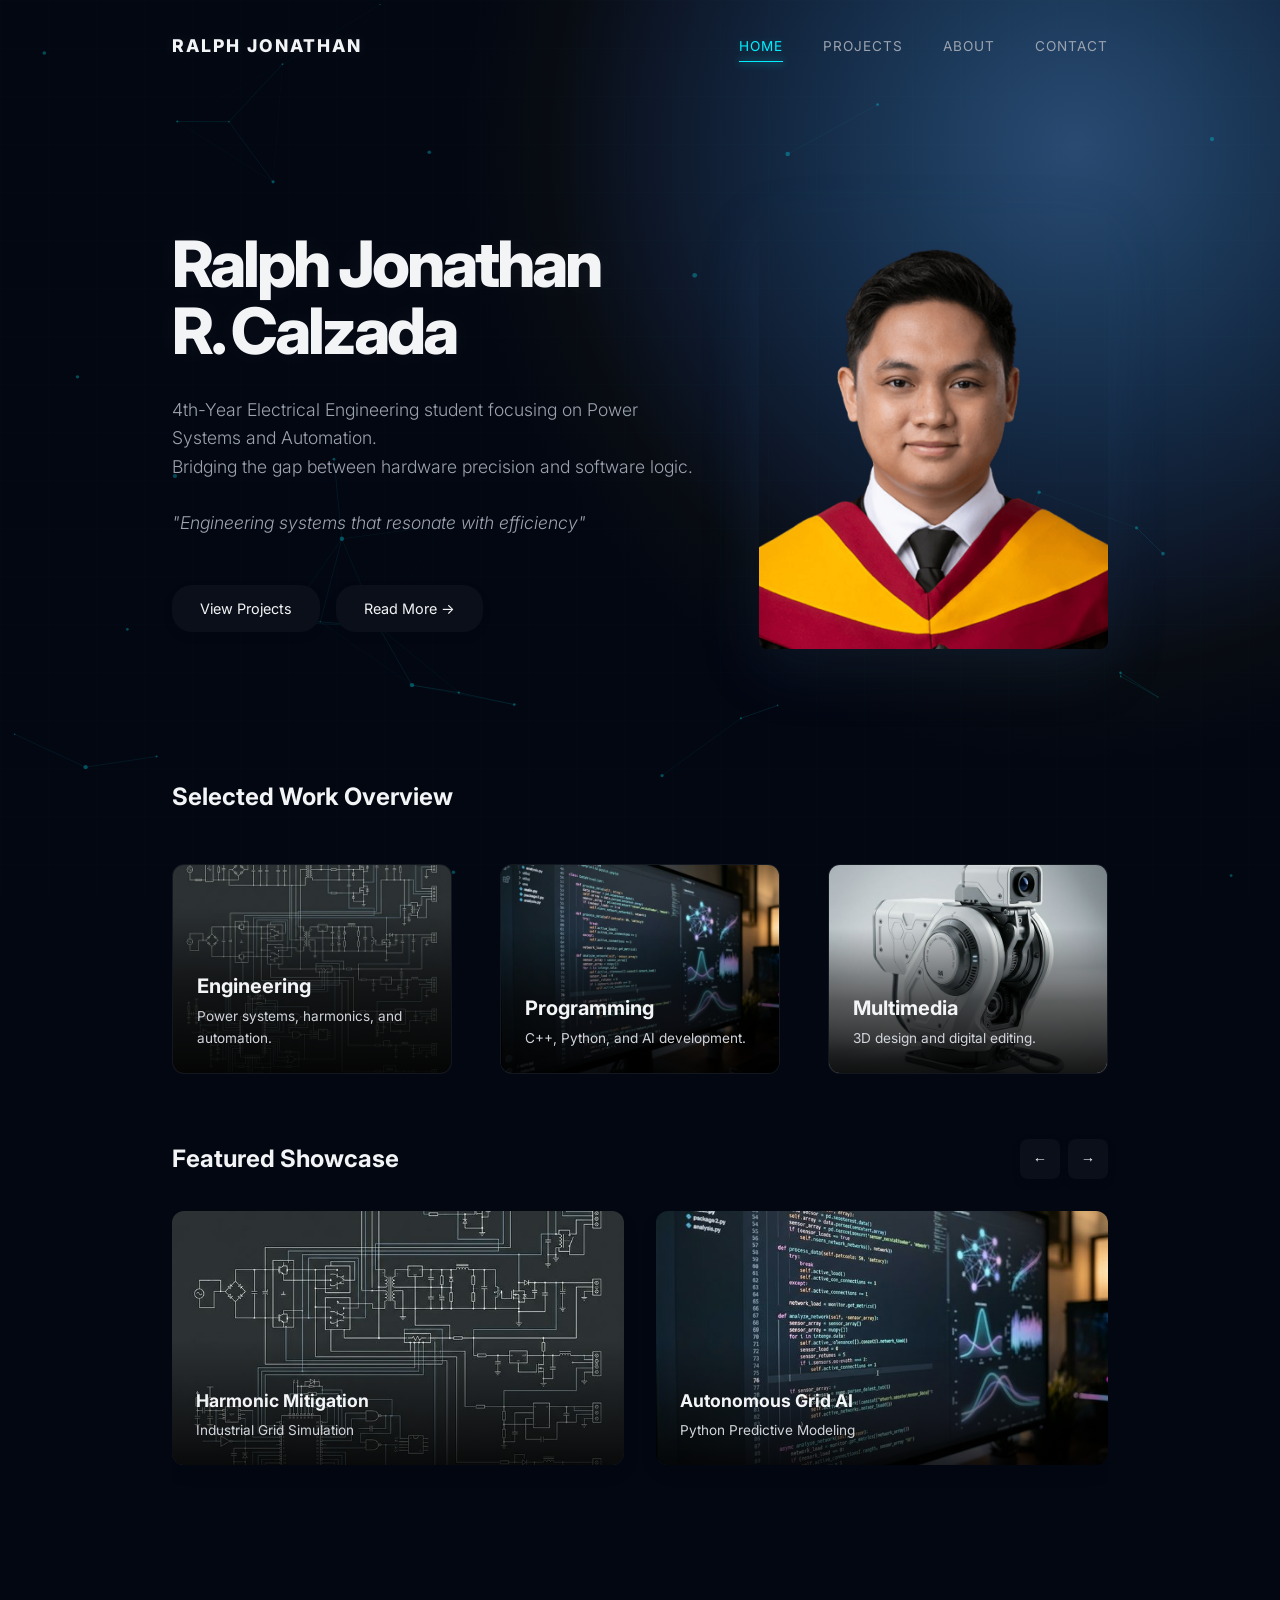
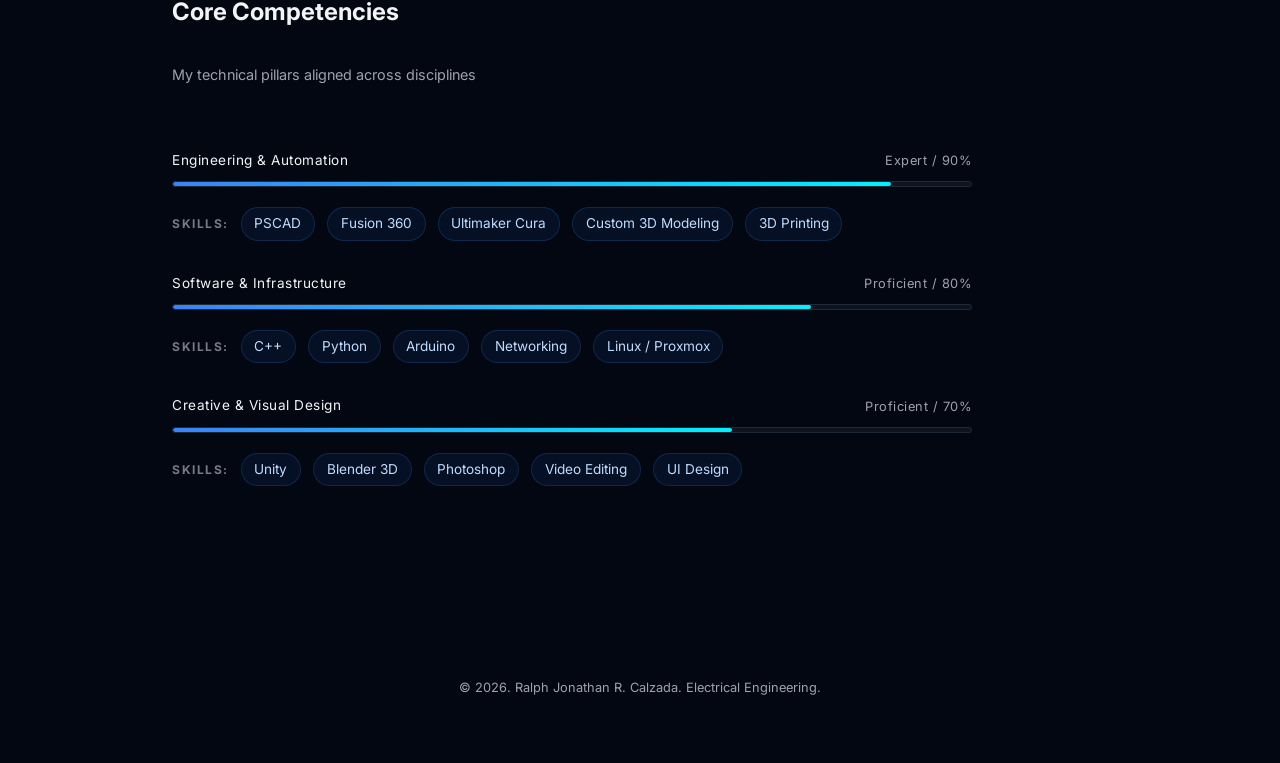
<file: index.html>
<!DOCTYPE html>
<html lang="en">
<head>
  <meta charset="UTF-8">
  <meta name="viewport" content="width=device-width, initial-scale=1.0">
  <title>Ralph Jonathan R. Calzada | Electrical Engineering</title>
  <link rel="stylesheet" href="style.css">
</head>
<body>
  <canvas id="bg-canvas"></canvas>

  <nav>
    <div class="container">
      <a href="index.html" class="logo">RALPH JONATHAN</a>
      <button class="nav-toggle" aria-label="Toggle Navigation">
        <span class="bar"></span>
        <span class="bar"></span>
        <span class="bar"></span>
      </button>
      <ul>
        <li><a href="index.html" class="active">Home</a></li>
        <li><a href="projects.html">Projects</a></li>
        <li><a href="about.html">About</a></li>
        <li><a href="contact.html">Contact</a></li>
      </ul>
    </div>
  </nav>

  <main class="container hero fade-in-section">
    <div class="hero-wrapper">
      <div class="hero-text">
        <h1>Ralph Jonathan<br>R. Calzada</h1>
        <p class="sub-headline">
          4th-Year Electrical Engineering student focusing on Power Systems and Automation. <br>
          Bridging the gap between hardware precision and software logic.
          <br><br>
          <span style="font-style: italic;">"Engineering systems that resonate with efficiency"</span>
        </p>
        <div class="hero-btns" style="display: flex; gap: 1rem;">
          <a href="projects.html" class="btn">View Projects</a>
          <a href="about.html" class="btn" style="border-color: transparent;">Read More &rarr;</a>
        </div>
      </div>
      <div class="hero-image-container">
        <img src="homepage_images/profile.png" alt="Profile Template" style="width: 100%; max-width: 350px; border-radius: 8px; border: transparent; object-fit: cover; aspect-ratio: 4/5; box-shadow: 0 20px 40px rgba(0,0,0,0.1); background-color: transparent;">
      </div>
    </div>
  </main>

  <section class="container fade-in-section" style="padding-top: 2rem;">
    <h2 style="font-size: 1.5rem; margin-bottom: 2rem;">Selected Work Overview</h2>
    <div class="grid">
      <a href="projects/harmonic-mitigation/index.html" class="card">
        <img src="homepage_images/engineering_blueprint_1774338175058.png" alt="Engineering project mock">
        <div class="card-caption">
          <h3>Engineering</h3>
          <p class="card-subtitle">Power systems, harmonics, and automation.</p>
          <div class="card-details">
            In-depth simulations of industrial power grids using PSCAD to identify and mitigate harmonic resonance issues.
          </div>
        </div>
      </a>
      <a href="projects/autonomous-grid-ai/index.html" class="card">
        <img src="homepage_images/programming_code_1774338200295.png" alt="Programming codebase mock">
        <div class="card-caption">
          <h3>Programming</h3>
          <p class="card-subtitle">C++, Python, and AI development.</p>
          <div class="card-details">
            Developing real-time predictive models in Python/C++ for load demand forecasting and automated relay optimization.
          </div>
        </div>
      </a>
      <a href="projects/3d-automation-rig/index.html" class="card">
        <img src="homepage_images/multimedia_render_1774338223050.png" alt="Multimedia 3D render mock">
        <div class="card-caption">
          <h3>Multimedia</h3>
          <p class="card-subtitle">3D design and digital editing.</p>
          <div class="card-details">
            Designing high-fidelity 3D models and custom PCB housings using AutoCAD for precise industrial instrumentation.
          </div>
        </div>
      </a>
    </div>
  </section>

  <!-- Featured Projects Carousel -->
  <section class="container fade-in-section" style="padding-top: 4rem;">
    <div style="display: flex; justify-content: space-between; align-items: center; margin-bottom: 2rem;">
      <h2 style="font-size: 1.5rem;">Featured Showcase</h2>
      <div style="display: flex; gap: 0.5rem;">
        <button id="carousel-left" class="btn" style="width: 40px; height: 40px; padding: 0; display: flex; justify-content: center; align-items: center; border-radius: 8px;">&larr;</button>
        <button id="carousel-right" class="btn" style="width: 40px; height: 40px; padding: 0; display: flex; justify-content: center; align-items: center; border-radius: 8px;">&rarr;</button>
      </div>
    </div>
    
    <div class="carousel-container">
      <div class="carousel-track" id="project-carousel">
        <a href="projects/harmonic-mitigation/index.html" class="carousel-item">
          <img src="homepage_images/engineering_blueprint_1774338175058.png" alt="Harmonic Mitigation">
          <div class="carousel-caption">
            <h3>Harmonic Mitigation</h3>
            <p>Industrial Grid Simulation</p>
          </div>
        </a>
        <a href="projects/autonomous-grid-ai/index.html" class="carousel-item">
          <img src="homepage_images/programming_code_1774338200295.png" alt="Autonomous Grid AI">
          <div class="carousel-caption">
            <h3>Autonomous Grid AI</h3>
            <p>Python Predictive Modeling</p>
          </div>
        </a>
        <a href="projects/3d-automation-rig/index.html" class="carousel-item">
          <img src="homepage_images/multimedia_render_1774338223050.png" alt="3D Automation Rig">
          <div class="carousel-caption">
            <h3>3D Automation Rig</h3>
            <p>Custom Sensor Housing</p>
          </div>
        </a>
        <a href="projects/engineering/inverted-pendulum/index.html" class="carousel-item">
          <img src="projects/engineering/inverted-pendulum/images/inverted_pendulum_3.png" alt="Inverted Pendulum">
          <div class="carousel-caption">
            <h3>Inverted Pendulum</h3>
            <p>SASS PID Balancing</p>
          </div>
        </a>
        <a href="projects/engineering/2-wheel-balancing-robot/index.html" class="carousel-item">
          <img src="projects/engineering/2-wheel-balancing-robot/images/rc-and-code.jpeg" alt="2 Wheel Balancing Robot">
          <div class="carousel-caption">
            <h3>2 Wheel Balancing Robot</h3>
            <p>Custom C++ Balancing</p>
          </div>
        </a>
        <!-- Add more items here later -->
        <a href="projects.html" class="carousel-item" style="display: flex; justify-content: center; align-items: center; background: var(--border-color); color: var(--text-main);">
          <div style="font-weight: 500;">View All Projects &rarr;</div>
        </a>
      </div>
    </div>
  </section>

  <section class="container fade-in-section" style="padding-top: 6rem; padding-bottom: 4rem;">
    <h2 style="font-size: 1.5rem; margin-bottom: 2rem;">Core Competencies</h2>
    <div class="skills-wrapper fade-in-section" id="skills-section">
      <p style="color: var(--text-dim); margin-bottom: 2rem; font-size: 0.9rem;">My technical pillars aligned across disciplines</p>
      
      <!-- Skill 1: Engineering & Automation -->
      <div class="skill-item">
        <div class="skill-label">
          <span>Engineering & Automation</span>
          <span style="color: var(--text-dim); font-size: 0.8rem;">Expert / 90%</span>
        </div>
        <div class="skill-bar-bg">
          <div class="skill-bar-fill" data-width="90%"></div>
        </div>
        <div style="margin-top: 1.25rem; display: flex; align-items: center; gap: 0.75rem; flex-wrap: wrap;">
          <span style="font-size: 0.75rem; font-weight: 700; color: var(--text-dim); text-transform: uppercase; letter-spacing: 1.5px; opacity: 0.75;">Skills:</span>
          <a href="filter.html?tag=PSCAD" class="chip chip-software">PSCAD</a>
          <a href="filter.html?tag=Fusion%20360" class="chip chip-software">Fusion 360</a>
          <a href="filter.html?tag=Ultimaker%20Cura" class="chip chip-software">Ultimaker Cura</a>
          <a href="filter.html?tag=Custom%203D%20Modeling" class="chip chip-software">Custom 3D Modeling</a>
          <a href="filter.html?tag=3D%20Printing" class="chip chip-software">3D Printing</a>
        </div>
      </div>
      
      <!-- Skill 2: Software & Infrastructure -->
      <div class="skill-item">
        <div class="skill-label">
          <span>Software & Infrastructure</span>
          <span style="color: var(--text-dim); font-size: 0.8rem;">Proficient / 80%</span>
        </div>
        <div class="skill-bar-bg">
          <div class="skill-bar-fill" data-width="80%"></div>
        </div>
        <div style="margin-top: 1.25rem; display: flex; align-items: center; gap: 0.75rem; flex-wrap: wrap;">
          <span style="font-size: 0.75rem; font-weight: 700; color: var(--text-dim); text-transform: uppercase; letter-spacing: 1.5px; opacity: 0.75;">Skills:</span>
          <a href="filter.html?tag=C%2B%2B" class="chip chip-software">C++</a>
          <a href="filter.html?tag=Python" class="chip chip-software">Python</a>
          <a href="filter.html?tag=Arduino" class="chip chip-software">Arduino</a>
          <a href="filter.html?tag=Networking" class="chip chip-software">Networking</a>
          <a href="filter.html?tag=Linux%20%2F%20Proxmox" class="chip chip-software">Linux / Proxmox</a>
        </div>
      </div>
      
      <!-- Skill 3: Creative & Visual Design -->
      <div class="skill-item">
        <div class="skill-label">
          <span>Creative & Visual Design</span>
          <span style="color: var(--text-dim); font-size: 0.8rem;">Proficient / 70%</span>
        </div>
        <div class="skill-bar-bg">
          <div class="skill-bar-fill" data-width="70%"></div>
        </div>
        <div style="margin-top: 1.25rem; display: flex; align-items: center; gap: 0.75rem; flex-wrap: wrap;">
          <span style="font-size: 0.75rem; font-weight: 700; color: var(--text-dim); text-transform: uppercase; letter-spacing: 1.5px; opacity: 0.75;">Skills:</span>
          <a href="filter.html?tag=Unity" class="chip chip-software">Unity</a>
          <a href="filter.html?tag=Blender%203D" class="chip chip-software">Blender 3D</a>
          <a href="filter.html?tag=Photoshop" class="chip chip-software">Photoshop</a>
          <a href="filter.html?tag=Video%20Editing" class="chip chip-software">Video Editing</a>
          <a href="filter.html?tag=UI%20Design" class="chip chip-software">UI Design</a>
        </div>
      </div>

      <!-- Chips removed and migrated to individual skills -->
    </div>
  </section>

  <footer>
    <div class="container">
      <p>&copy; 2026. Ralph Jonathan R. Calzada. Electrical Engineering.</p>
    </div>
  </footer>

  <script src="main.js"></script>
</body>
</html>
</file>
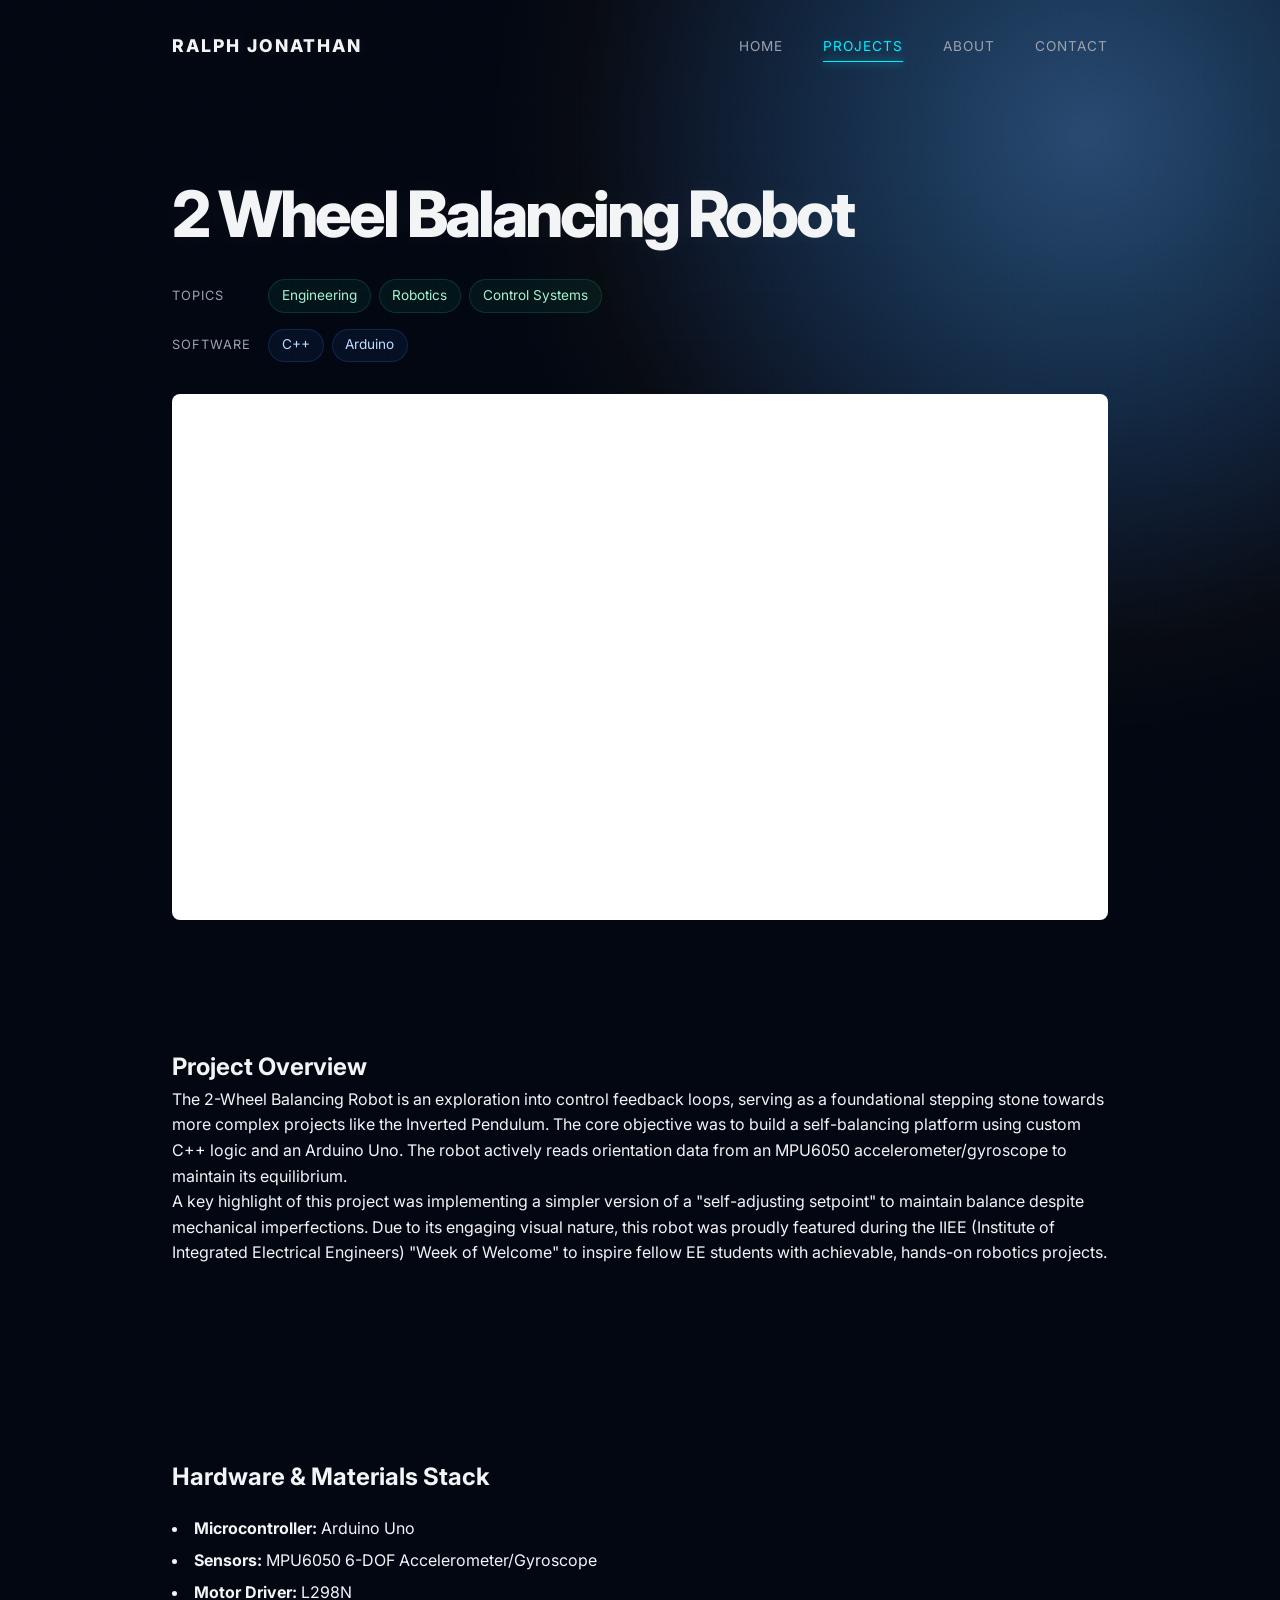
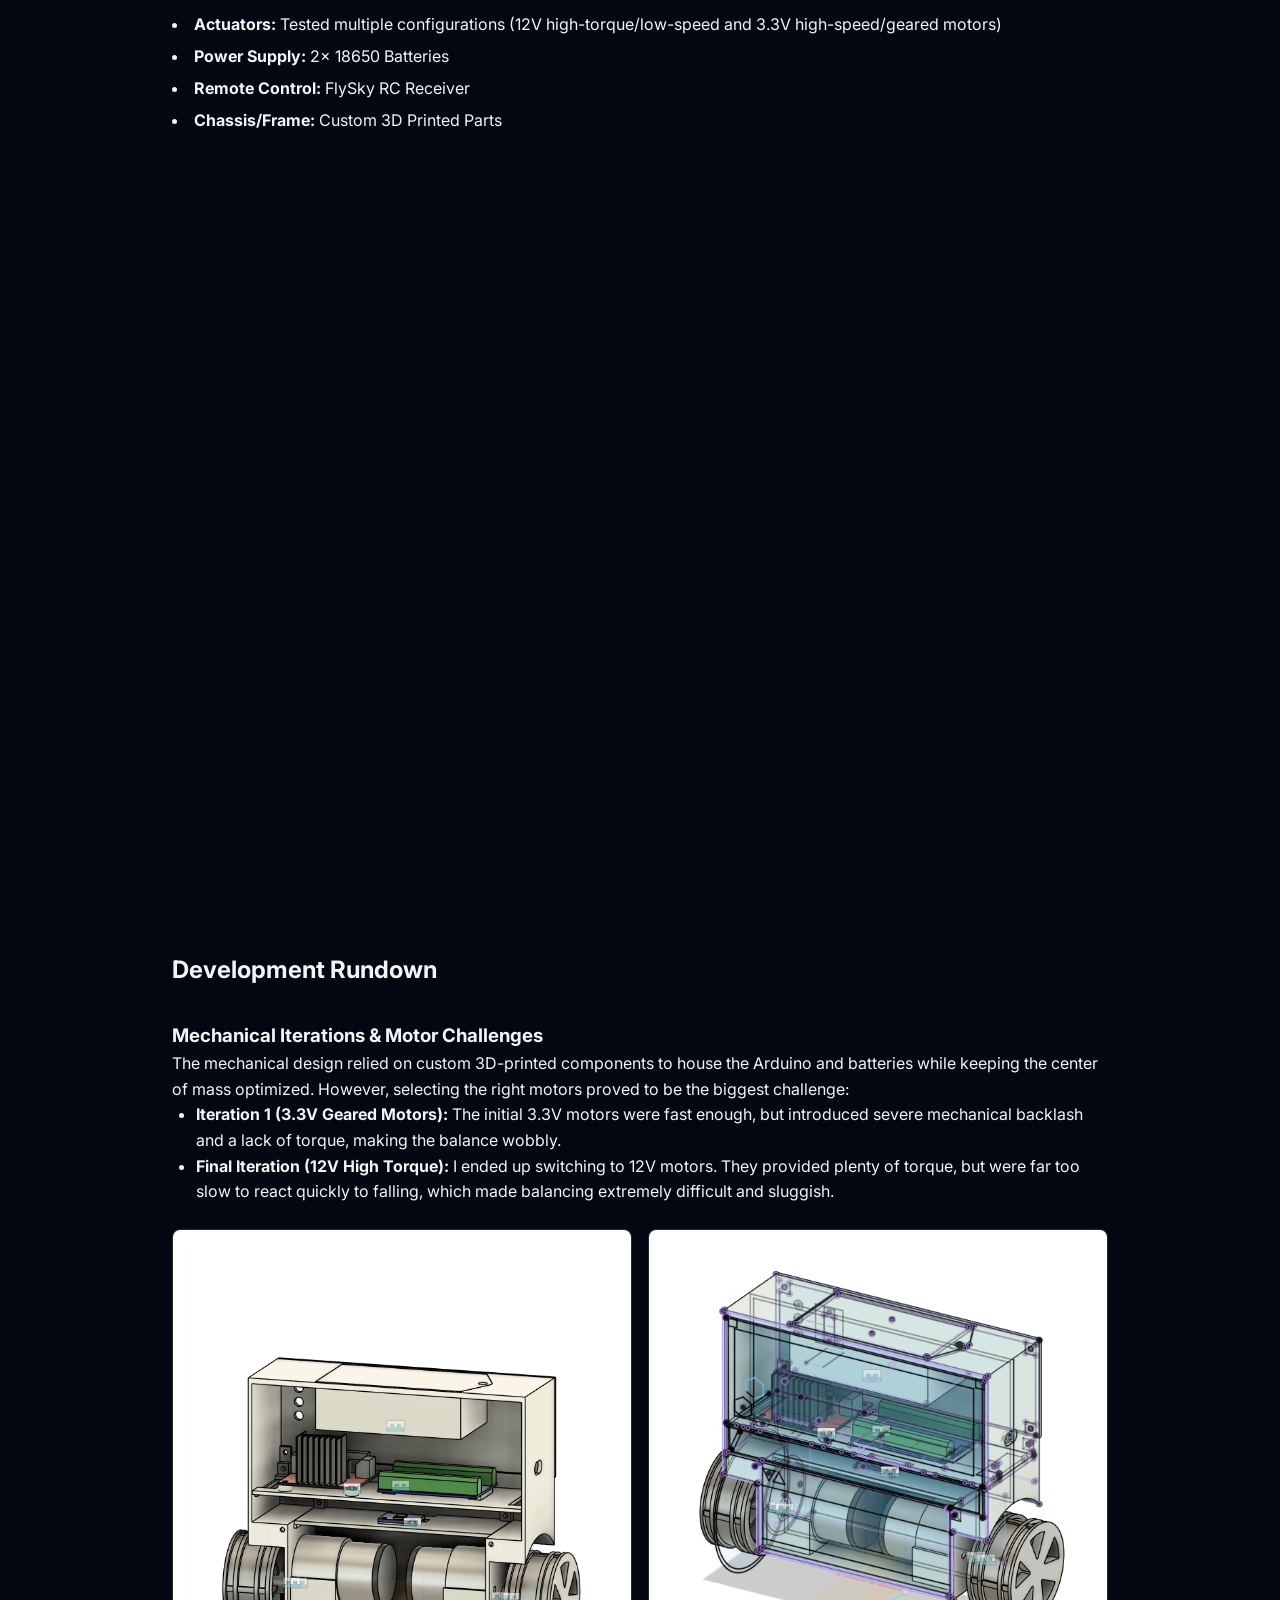
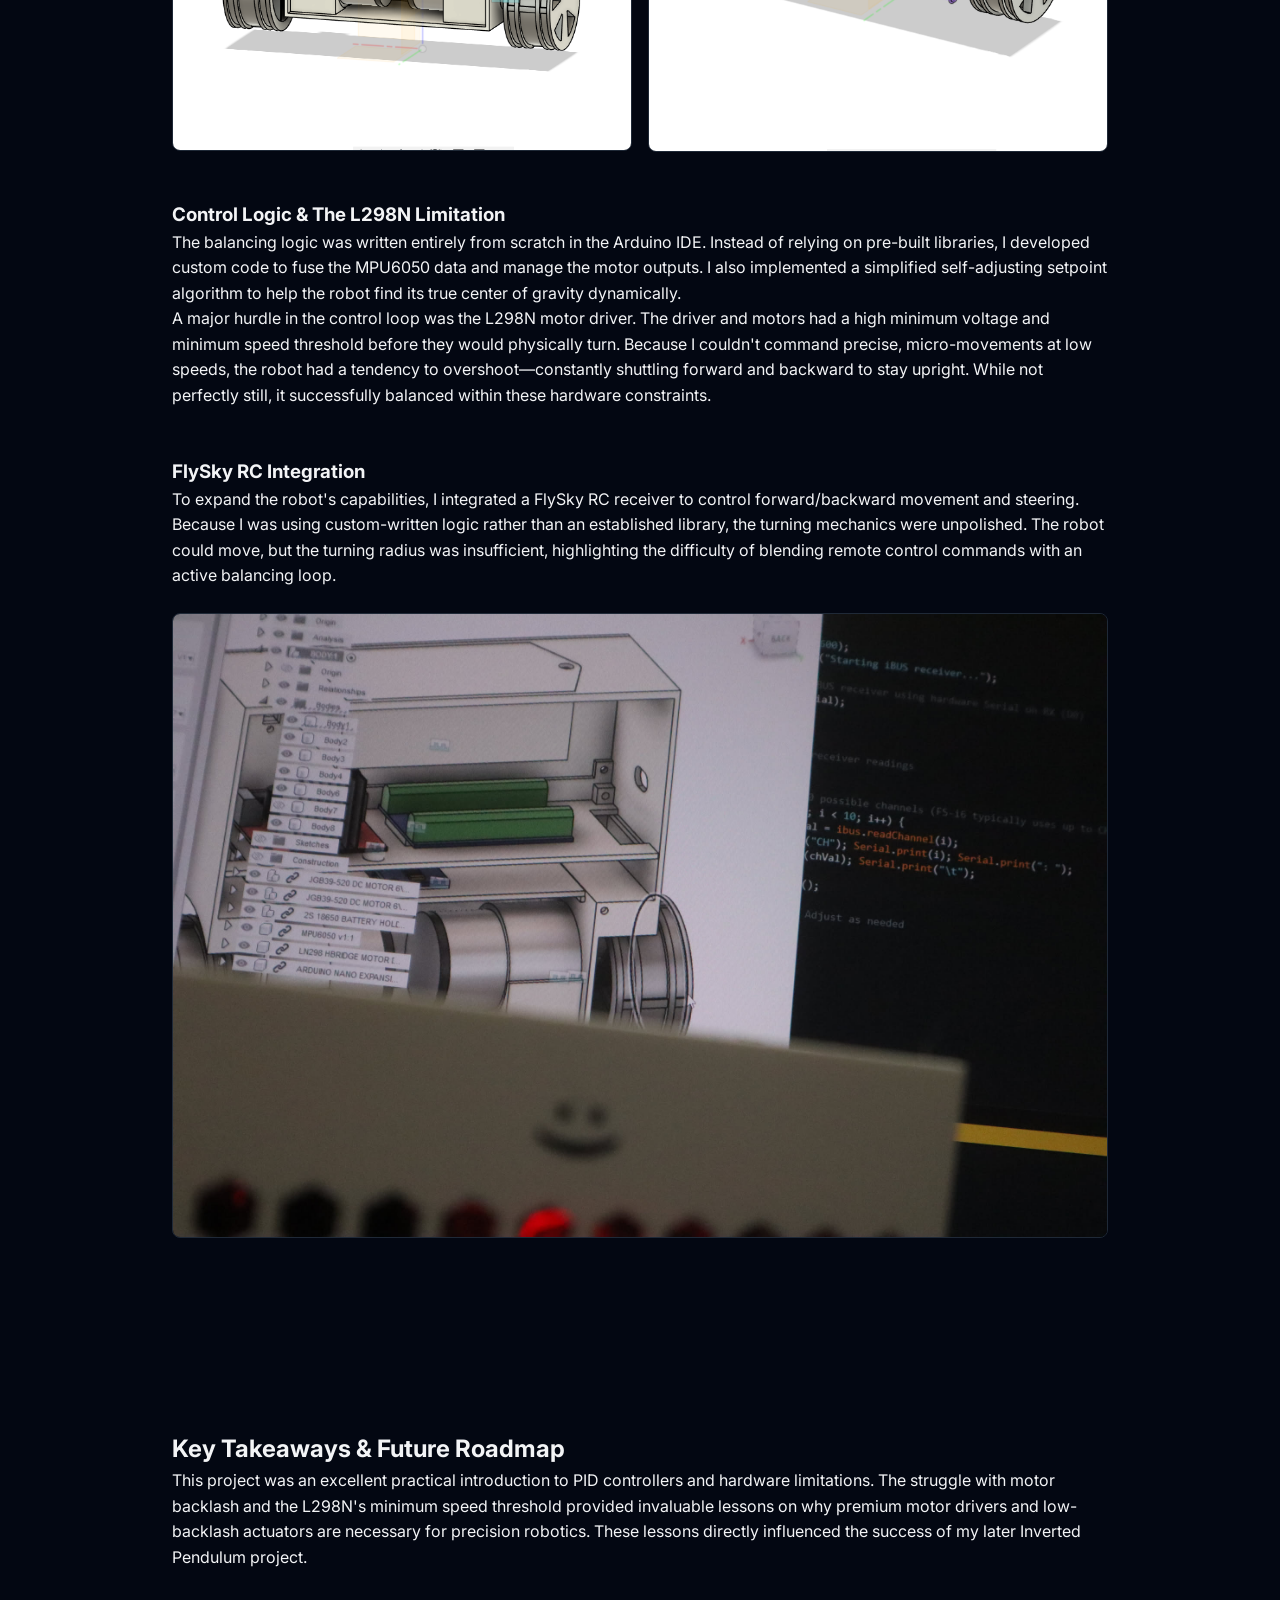
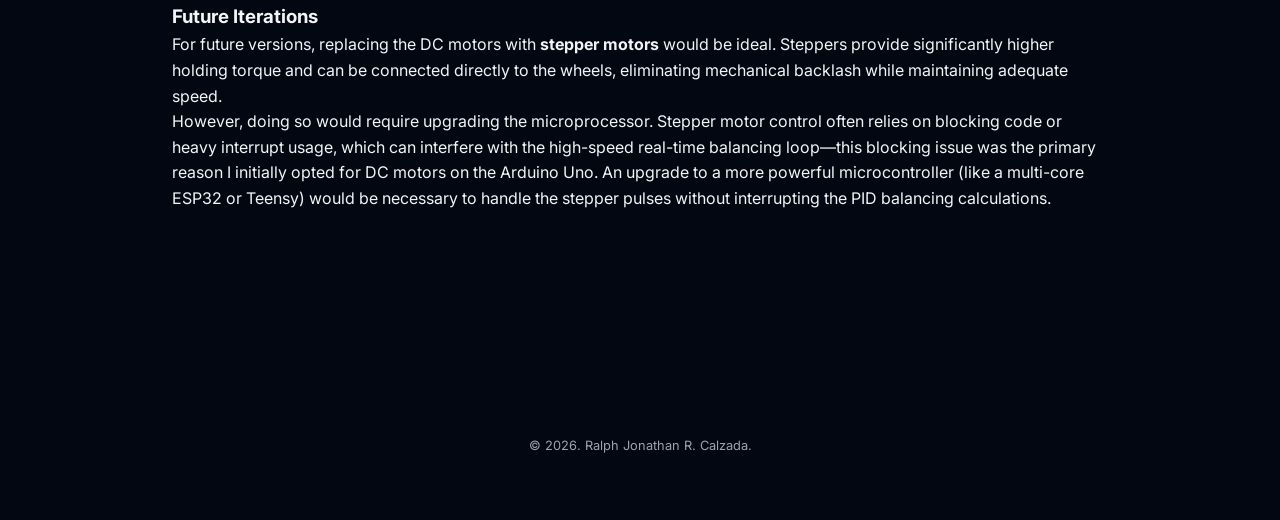
<file: projects/engineering/2-wheel-balancing-robot/index.html>
<!DOCTYPE html>
<html lang="en">
<head>
  <meta charset="UTF-8">
  <meta name="viewport" content="width=device-width, initial-scale=1.0">
  <title>2 Wheel Balancing Robot | Ralph Jonathan R. Calzada</title>
  <link rel="stylesheet" href="../../../style.css">
  <style>
    /* Styling for side-by-side images */
    .image-grid-2 {
      display: grid;
      grid-template-columns: 1fr 1fr;
      gap: 1rem;
      margin: 1.5rem 0;
    }
    @media (max-width: 600px) {
      .image-grid-2 {
        grid-template-columns: 1fr;
      }
    }
    .full-width-image {
      display: block;
      width: 100%;
      border-radius: 8px;
      border: 1px solid var(--border-color);
    }
    .video-container {
      position: relative;
      padding-bottom: 56.25%; /* 16:9 */
      height: 0;
      margin-bottom: 2rem;
    }
    .video-container iframe {
      position: absolute;
      top: 0;
      left: 0;
      width: 100%;
      height: 100%;
      border-radius: 8px;
    }
  </style>
</head>
<body>
  <nav>
    <div class="container">
      <a href="../../../index.html" class="logo">RALPH JONATHAN</a>
      <ul>
        <li><a href="../../../index.html">Home</a></li>
        <li><a href="../../../projects.html" class="active">Projects</a></li>
        <li><a href="../../../about.html">About</a></li>
        <li><a href="../../../contact.html">Contact</a></li>
      </ul>
    </div>
  </nav>

  <main class="container fade-in-section" style="padding-top: 4rem;">
    <h1>2 Wheel Balancing Robot</h1>
    
    <!-- Tags -->
    <div style="display: flex; flex-direction: column; gap: 1rem; margin-top: 1rem; margin-bottom: 2rem;">
      <div style="display: flex; gap: 1rem; align-items: center; flex-wrap: wrap;">
        <span style="font-size: 0.8rem; text-transform: uppercase; letter-spacing: 1px; color: var(--text-dim); min-width: 80px;">Topics</span>
        <div style="display: flex; gap: 0.5rem; flex-wrap: wrap;">
          <a href="../../../filter.html?tag=Engineering" class="chip chip-topic">Engineering</a>
          <a href="../../../filter.html?tag=Robotics" class="chip chip-topic">Robotics</a>
          <a href="../../../filter.html?tag=Control%20Systems" class="chip chip-topic">Control Systems</a>
        </div>
      </div>
      <div style="display: flex; gap: 1rem; align-items: center; flex-wrap: wrap;">
        <span style="font-size: 0.8rem; text-transform: uppercase; letter-spacing: 1px; color: var(--text-dim); min-width: 80px;">Software</span>
        <div style="display: flex; gap: 0.5rem; flex-wrap: wrap;">
          <a href="../../../filter.html?tag=C%2B%2B" class="chip chip-software">C++</a>
          <a href="../../../filter.html?tag=Arduino" class="chip chip-software">Arduino</a>
        </div>
      </div>
    </div>

    <!-- Hero Video -->
    <div class="video-container">
      <iframe src="https://www.youtube.com/embed/4gzUC7SMi2w" frameborder="0" allow="accelerometer; autoplay; clipboard-write; encrypted-media; gyroscope; picture-in-picture" allowfullscreen></iframe>
    </div>

    <section>
      <h2>Project Overview</h2>
      <p>The 2-Wheel Balancing Robot is an exploration into control feedback loops, serving as a foundational stepping stone towards more complex projects like the Inverted Pendulum. The core objective was to build a self-balancing platform using custom C++ logic and an Arduino Uno. The robot actively reads orientation data from an MPU6050 accelerometer/gyroscope to maintain its equilibrium.</p>
      <p>A key highlight of this project was implementing a simpler version of a "self-adjusting setpoint" to maintain balance despite mechanical imperfections. Due to its engaging visual nature, this robot was proudly featured during the IIEE (Institute of Integrated Electrical Engineers) "Week of Welcome" to inspire fellow EE students with achievable, hands-on robotics projects.</p>
    </section>

    <section>
      <h2 style="margin-bottom: 1rem;">Hardware & Materials Stack</h2>
      <ul style="margin-bottom: 4rem; list-style-position: inside; color: var(--text-main); line-height: 2;">
        <li><strong>Microcontroller:</strong> Arduino Uno</li>
        <li><strong>Sensors:</strong> MPU6050 6-DOF Accelerometer/Gyroscope</li>
        <li><strong>Motor Driver:</strong> L298N</li>
        <li><strong>Actuators:</strong> Tested multiple configurations (12V high-torque/low-speed and 3.3V high-speed/geared motors)</li>
        <li><strong>Power Supply:</strong> 2x 18650 Batteries</li>
        <li><strong>Remote Control:</strong> FlySky RC Receiver</li>
        <li><strong>Chassis/Frame:</strong> Custom 3D Printed Parts</li>
      </ul>
      <div class="video-container" style="margin-top: 2rem;">
        <iframe src="https://www.youtube.com/embed/S4uDVTsDJEM" frameborder="0" allow="accelerometer; autoplay; clipboard-write; encrypted-media; gyroscope; picture-in-picture" allowfullscreen></iframe>
      </div>
    </section>

    <section>
      <h2>Development Rundown</h2>
      
      <h3 style="margin-top: 2rem;">Mechanical Iterations & Motor Challenges</h3>
      <p>The mechanical design relied on custom 3D-printed components to house the Arduino and batteries while keeping the center of mass optimized. However, selecting the right motors proved to be the biggest challenge:</p>
      <ul style="margin-left: 1.5rem; line-height: 1.6; margin-bottom: 1.5rem;">
        <li><strong>Iteration 1 (3.3V Geared Motors):</strong> The initial 3.3V motors were fast enough, but introduced severe mechanical backlash and a lack of torque, making the balance wobbly.</li>
        <li><strong>Final Iteration (12V High Torque):</strong> I ended up switching to 12V motors. They provided plenty of torque, but were far too slow to react quickly to falling, which made balancing extremely difficult and sluggish.</li>
      </ul>
      
      <div class="image-grid-2">
        <img src="images/cad-solid-render.png" alt="CAD Solid Render" class="full-width-image">
        <img src="images/cad-wireframe-render.png" alt="CAD Wireframe Render" class="full-width-image">
      </div>

      <h3 style="margin-top: 3rem;">Control Logic & The L298N Limitation</h3>
      <p>The balancing logic was written entirely from scratch in the Arduino IDE. Instead of relying on pre-built libraries, I developed custom code to fuse the MPU6050 data and manage the motor outputs. I also implemented a simplified self-adjusting setpoint algorithm to help the robot find its true center of gravity dynamically.</p>
      <p>A major hurdle in the control loop was the L298N motor driver. The driver and motors had a high minimum voltage and minimum speed threshold before they would physically turn. Because I couldn't command precise, micro-movements at low speeds, the robot had a tendency to overshoot—constantly shuttling forward and backward to stay upright. While not perfectly still, it successfully balanced within these hardware constraints.</p>

      <h3 style="margin-top: 3rem;">FlySky RC Integration</h3>
      <p>To expand the robot's capabilities, I integrated a FlySky RC receiver to control forward/backward movement and steering. Because I was using custom-written logic rather than an established library, the turning mechanics were unpolished. The robot could move, but the turning radius was insufficient, highlighting the difficulty of blending remote control commands with an active balancing loop.</p>
      
      <img src="images/rc-and-code.jpeg" alt="FlySky RC and Code Setup" class="full-width-image" style="margin-top: 1.5rem;">
    </section>

    <section>
      <h2>Key Takeaways & Future Roadmap</h2>
      <p>This project was an excellent practical introduction to PID controllers and hardware limitations. The struggle with motor backlash and the L298N's minimum speed threshold provided invaluable lessons on why premium motor drivers and low-backlash actuators are necessary for precision robotics. These lessons directly influenced the success of my later Inverted Pendulum project.</p>

      <h3 style="margin-top: 2rem;">Future Iterations</h3>
      <p>For future versions, replacing the DC motors with <strong>stepper motors</strong> would be ideal. Steppers provide significantly higher holding torque and can be connected directly to the wheels, eliminating mechanical backlash while maintaining adequate speed.</p>
      <p>However, doing so would require upgrading the microprocessor. Stepper motor control often relies on blocking code or heavy interrupt usage, which can interfere with the high-speed real-time balancing loop—this blocking issue was the primary reason I initially opted for DC motors on the Arduino Uno. An upgrade to a more powerful microcontroller (like a multi-core ESP32 or Teensy) would be necessary to handle the stepper pulses without interrupting the PID balancing calculations.</p>
    </section>

  </main>

  <footer style="margin-top: 4rem;">
    <div class="container">
      <p>&copy; 2026. Ralph Jonathan R. Calzada.</p>
    </div>
  </footer>

  <script src="../../../main.js"></script>
</body>
</html>
</file>
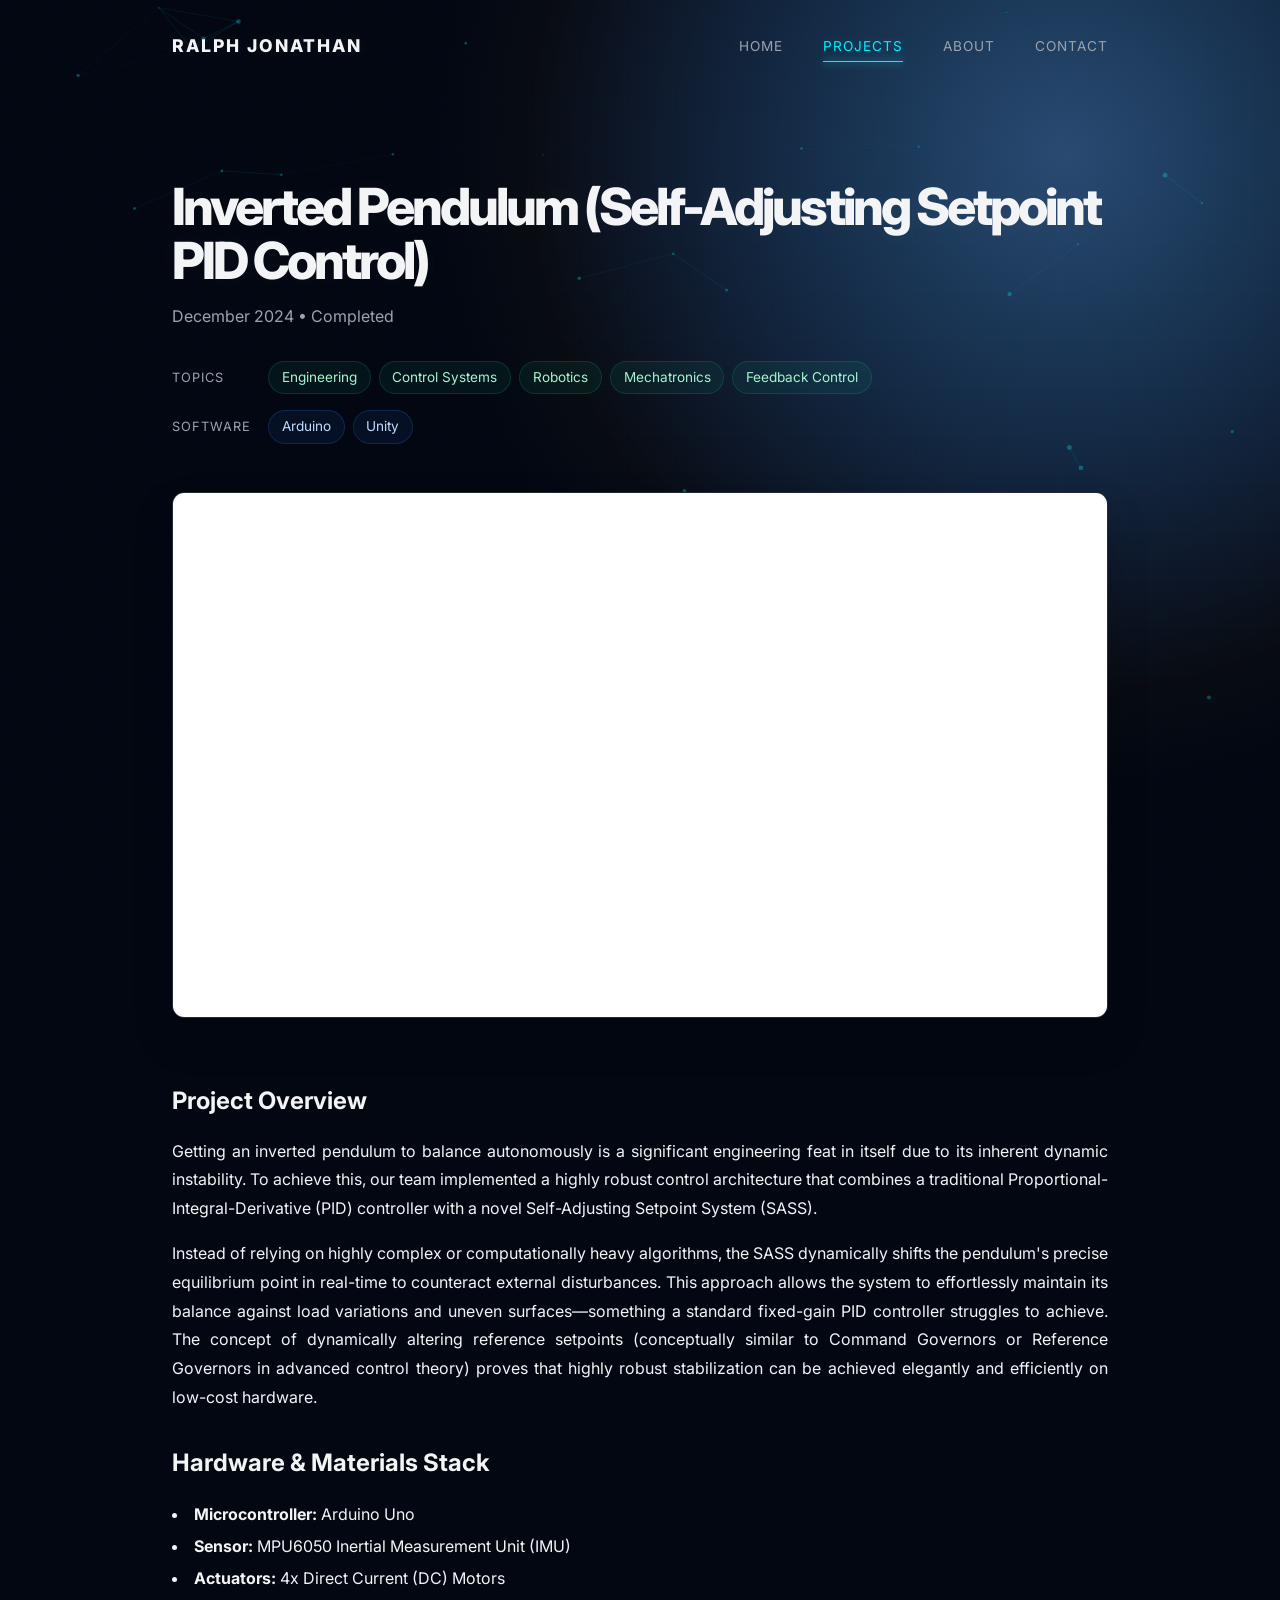
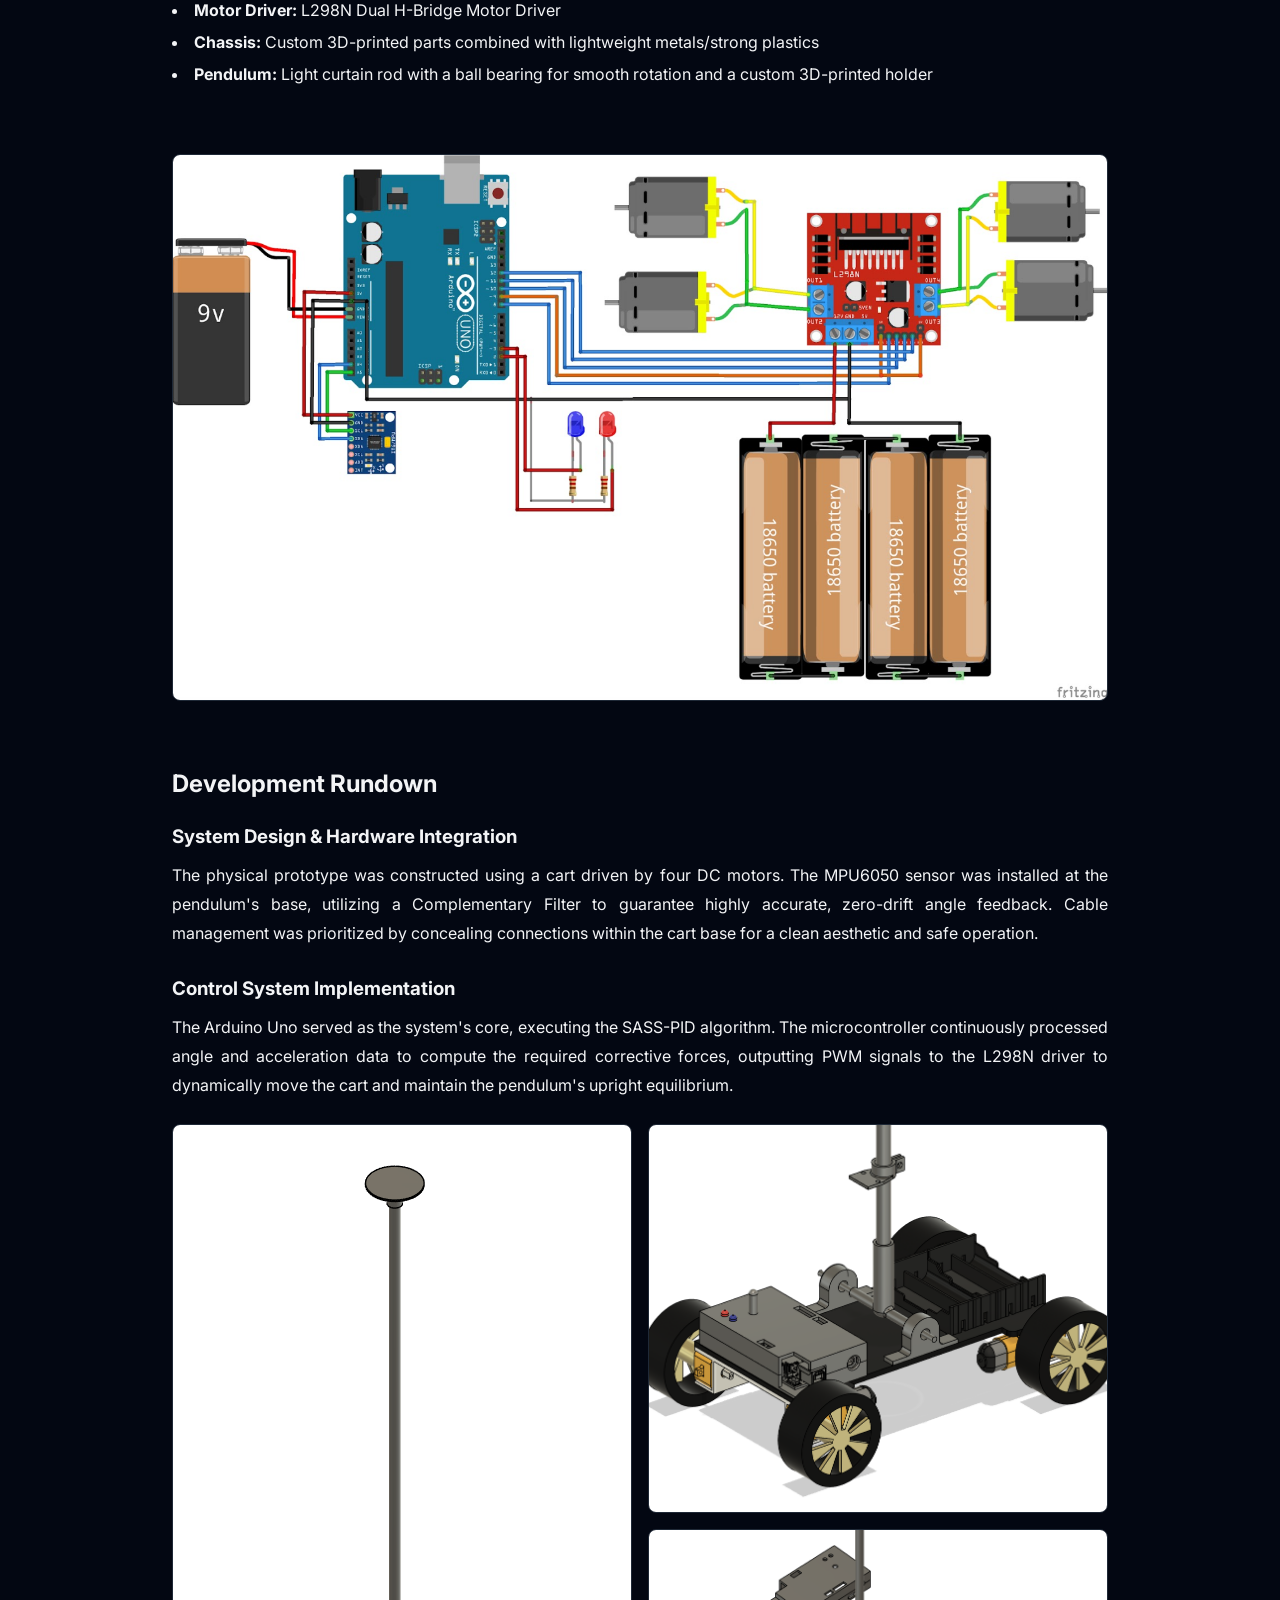
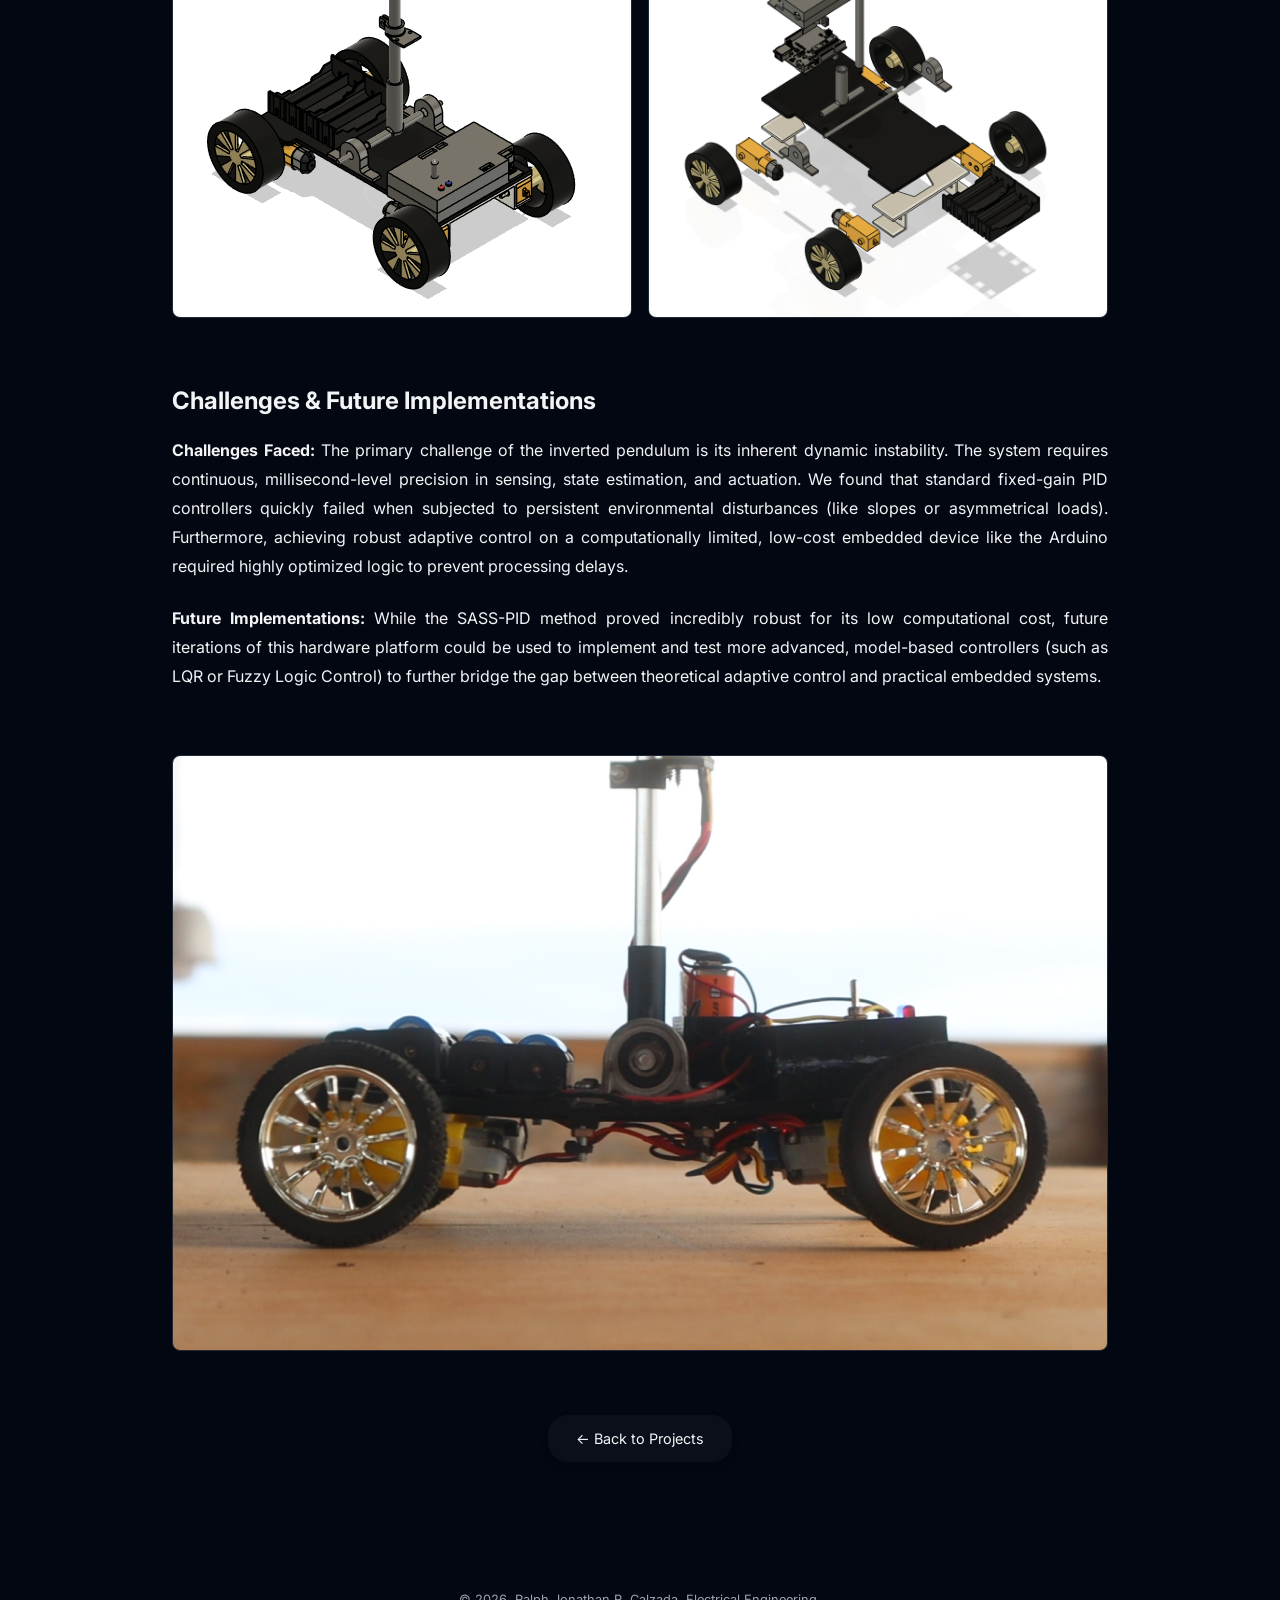
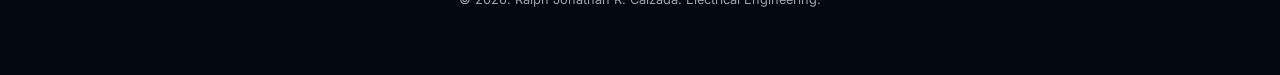
<file: projects/engineering/inverted-pendulum/index.html>
<!DOCTYPE html>
<html lang="en">

<head>
  <meta charset="UTF-8">
  <meta name="viewport" content="width=device-width, initial-scale=1.0">
  <title>Inverted Pendulum | Ralph Jonathan R. Calzada</title>
  <link rel="stylesheet" href="../../../style.css">
  <style>
    .bento-grid {
      display: grid;
      grid-template-columns: 1fr 1fr;
      grid-template-rows: 1fr 1fr;
      gap: 1rem;
      margin-bottom: 3rem;
    }

    .bento-main {
      grid-column: 1;
      grid-row: 1 / 3;
      width: 100%;
      height: 100%;
      object-fit: cover;
      border-radius: 8px;
      border: 1px solid var(--border-color);
      display: block;
    }

    .bento-sub {
      grid-column: 2;
      width: 100%;
      height: 100%;
      object-fit: cover;
      background: var(--bg-secondary);
      border-radius: 8px;
      border: 1px solid var(--border-color);
      display: block;
    }

    @media (max-width: 768px) {
      .bento-grid {
        grid-template-columns: 1fr;
        grid-template-rows: auto;
      }
      .bento-main {
        grid-column: 1;
        grid-row: auto;
      }
      .bento-sub {
        grid-column: 1;
      }
    }
  </style>
</head>

<body>
  <canvas id="bg-canvas"></canvas>

  <nav>
    <div class="container">
      <a href="../../../index.html" class="logo">RALPH JONATHAN</a>
      <ul>
        <li><a href="../../../index.html">Home</a></li>
        <li><a href="../../../projects.html" class="active">Projects</a></li>
        <li><a href="../../../about.html">About</a></li>
        <li><a href="../../../contact.html">Contact</a></li>
      </ul>
    </div>
  </nav>

  <main class="container fade-in-section" style="padding-top: 4rem;">
    <!-- Header -->
    <div style="margin-bottom: 3rem;">
      <h1 style="margin-bottom: 1rem; font-size: clamp(2rem, 4vw, 3.5rem);">Inverted Pendulum (Self-Adjusting Setpoint
        PID Control)</h1>
      <p style="color: var(--text-dim); margin-bottom: 2rem;">December 2024 &bull; Completed</p>

      <!-- Tags -->
      <div style="display: flex; flex-direction: column; gap: 1rem;">
        <div style="display: flex; gap: 1rem; align-items: center; flex-wrap: wrap;">
          <span
            style="font-size: 0.8rem; text-transform: uppercase; letter-spacing: 1px; color: var(--text-dim); min-width: 80px;">Topics</span>
          <div style="display: flex; gap: 0.5rem; flex-wrap: wrap;">
            <a href="../../../filter.html?tag=Engineering" class="chip chip-topic">Engineering</a>
            <a href="../../../filter.html?tag=Control%20Systems" class="chip chip-topic">Control Systems</a>
            <a href="../../../filter.html?tag=Robotics" class="chip chip-topic">Robotics</a>
            <a href="../../../filter.html?tag=Mechatronics" class="chip chip-topic">Mechatronics</a>
            <a href="../../../filter.html?tag=Feedback%20Control" class="chip chip-topic">Feedback Control</a>
          </div>
        </div>
        <div style="display: flex; gap: 1rem; align-items: center; flex-wrap: wrap;">
          <span
            style="font-size: 0.8rem; text-transform: uppercase; letter-spacing: 1px; color: var(--text-dim); min-width: 80px;">Software</span>
          <div style="display: flex; gap: 0.5rem; flex-wrap: wrap;">
            <a href="../../../filter.html?tag=Arduino" class="chip chip-software">Arduino</a>
            <a href="../../../filter.html?tag=Unity" class="chip chip-software">Unity</a>
          </div>
        </div>
      </div>
    </div>

    <div
      style="width: 100%; aspect-ratio: 16/9; margin-bottom: 4rem; border-radius: 12px; overflow: hidden; border: 1px solid var(--border-color); box-shadow: 0 20px 40px rgba(0,0,0,0.2);">
      <iframe width="100%" height="100%" src="https://www.youtube.com/embed/KSSMFXTRI6E" title="YouTube video player"
        frameborder="0"
        allow="accelerometer; autoplay; clipboard-write; encrypted-media; gyroscope; picture-in-picture; web-share"
        referrerpolicy="strict-origin-when-cross-origin"
        allowfullscreen style="display: block;"></iframe>
    </div>

    <!-- Project Overview -->
    <h2 style="margin-bottom: 1rem;">Project Overview</h2>
    <div style="line-height: 1.8; color: var(--text-main); margin-bottom: 2rem; text-align: justify;">
      <p style="margin-bottom: 1rem;">Getting an inverted pendulum to balance autonomously is a significant engineering
        feat in itself due to its inherent dynamic instability. To achieve this, our team implemented a highly robust
        control architecture that combines a traditional Proportional-Integral-Derivative (PID) controller with a novel
        Self-Adjusting Setpoint System (SASS).</p>
      <p style="margin-bottom: 2rem;">Instead of relying on highly complex or computationally heavy algorithms, the SASS
        dynamically shifts the pendulum's precise equilibrium point in real-time to counteract external disturbances.
        This approach allows the system to effortlessly maintain its balance against load variations and uneven
        surfaces—something a standard fixed-gain PID controller struggles to achieve. The concept of dynamically
        altering reference setpoints (conceptually similar to Command Governors or Reference Governors in advanced
        control theory) proves that highly robust stabilization can be achieved elegantly and efficiently on low-cost
        hardware.</p>
    </div>


    <!-- Hardware Stack -->
    <h2 style="margin-bottom: 1rem;">Hardware & Materials Stack</h2>
    <ul style="margin-bottom: 4rem; list-style-position: inside; color: var(--text-main); line-height: 2;">
      <li><strong>Microcontroller:</strong> Arduino Uno</li>
      <li><strong>Sensor:</strong> MPU6050 Inertial Measurement Unit (IMU)</li>
      <li><strong>Actuators:</strong> 4x Direct Current (DC) Motors</li>
      <li><strong>Motor Driver:</strong> L298N Dual H-Bridge Motor Driver</li>
      <li><strong>Chassis:</strong> Custom 3D-printed parts combined with lightweight metals/strong plastics</li>
      <li><strong>Pendulum:</strong> Light curtain rod with a ball bearing for smooth rotation and a custom 3D-printed
        holder</li>
    </ul>

    <img src="images/inverted_pendulum_4.png" alt="Cart & Pendulum Detail"
      style="width: 100%; border-radius: 8px; border: 1px solid var(--border-color); margin-bottom: 4rem; display: block;">

    <!-- Development Rundown: Vertical layout with Bento Box -->
    <h2 style="margin-bottom: 1rem;">Development Rundown</h2>
    <div style="line-height: 1.8; color: var(--text-main); margin-bottom: 4rem; text-align: justify;">
      <h3 style="margin-bottom: 0.5rem; color: var(--text-light);">System Design & Hardware Integration</h3>
      <p style="margin-bottom: 1.5rem;">The physical prototype was constructed using a cart driven by four DC motors.
        The MPU6050 sensor was installed at the pendulum's base, utilizing a Complementary Filter to guarantee highly
        accurate, zero-drift angle feedback. Cable management was prioritized by concealing connections within the cart
        base for a clean aesthetic and safe operation.</p>

      <h3 style="margin-bottom: 0.5rem; color: var(--text-light);">Control System Implementation</h3>
      <p style="margin-bottom: 1.5rem;">The Arduino Uno served as the system's core, executing the SASS-PID algorithm.
        The microcontroller continuously processed angle and acceleration data to compute the required corrective
        forces, outputting PWM signals to the L298N driver to dynamically move the cart and maintain the pendulum's
        upright equilibrium.</p>

      <!-- Bento Box Layout for Images 1, 2, 3 -->
      <div class="bento-grid">
        <img src="images/inverted_pendulum_1.png" alt="Hardware Testing Phase" class="bento-main">
        <img src="images/inverted_pendulum_2.png" alt="Physical Build Assembly" class="bento-sub">
        <img src="images/inverted_pendulum_3.png" alt="System Components" class="bento-sub">
      </div>
    </div>

    <!-- Challenges & Future Implementations -->
    <h2 style="margin-bottom: 1rem;">Challenges & Future Implementations</h2>
    <div style="line-height: 1.8; color: var(--text-main); margin-bottom: 4rem; text-align: justify;">
      <p style="margin-bottom: 1.5rem;"><strong>Challenges Faced:</strong> The primary challenge of the inverted
        pendulum is its inherent dynamic instability. The system requires continuous, millisecond-level precision in
        sensing, state estimation, and actuation. We found that standard fixed-gain PID controllers quickly failed when
        subjected to persistent environmental disturbances (like slopes or asymmetrical loads). Furthermore, achieving
        robust adaptive control on a computationally limited, low-cost embedded device like the Arduino required highly
        optimized logic to prevent processing delays.</p>
      <p><strong>Future Implementations:</strong> While the SASS-PID method proved incredibly robust for its low
        computational cost, future iterations of this hardware platform could be used to implement and test more
        advanced, model-based controllers (such as LQR or Fuzzy Logic Control) to further bridge the gap between
        theoretical adaptive control and practical embedded systems.</p>
    </div>

    <img src="images/inverted_pendulum_5.png" alt="Final Implementation"
      style="width: 100%; border-radius: 8px; border: 1px solid var(--border-color); margin-bottom: 2rem; display: block;">

    <div style="margin-top: 4rem; text-align: center;">
      <a href="../../../projects.html" class="btn">&larr; Back to Projects</a>
    </div>
  </main>

  <footer>
    <div class="container">
      <p>&copy; 2026. Ralph Jonathan R. Calzada. Electrical Engineering.</p>
    </div>
  </footer>

  <script src="../../../main.js"></script>
</body>

</html>
</file>
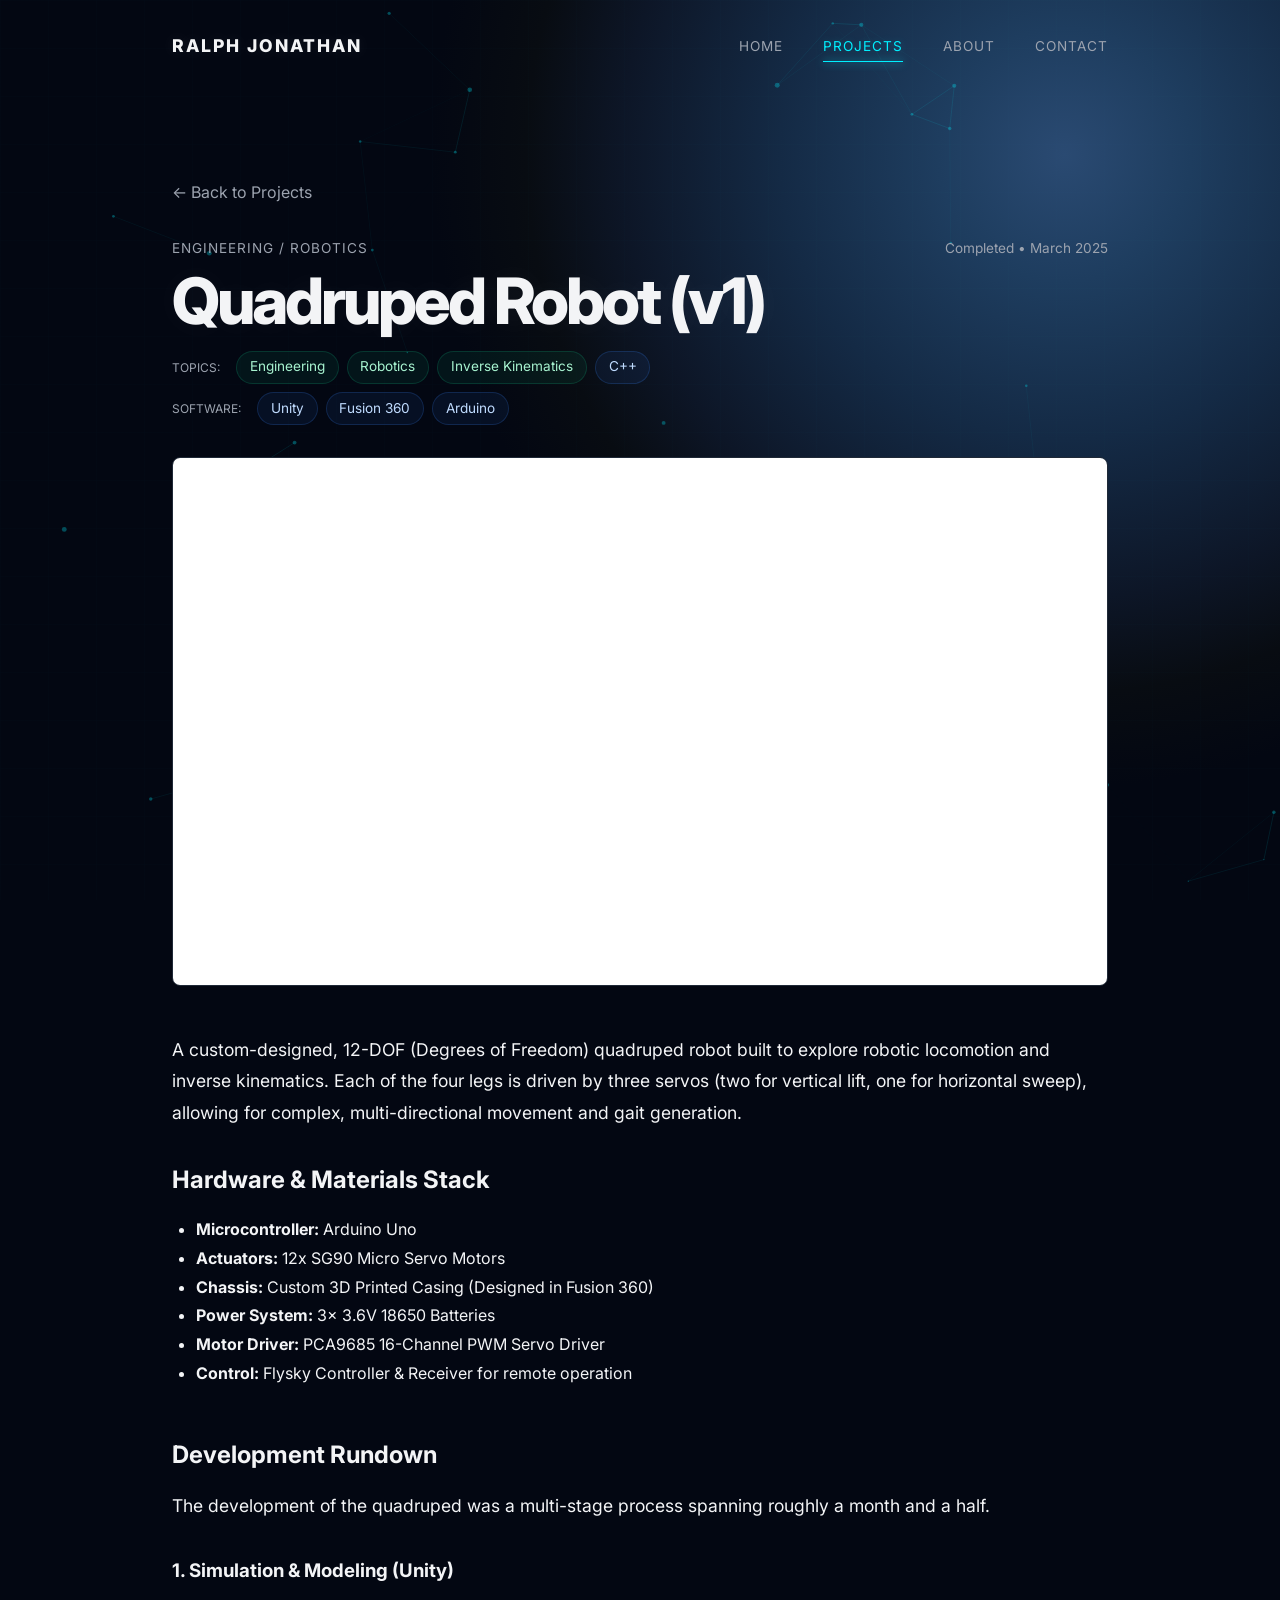
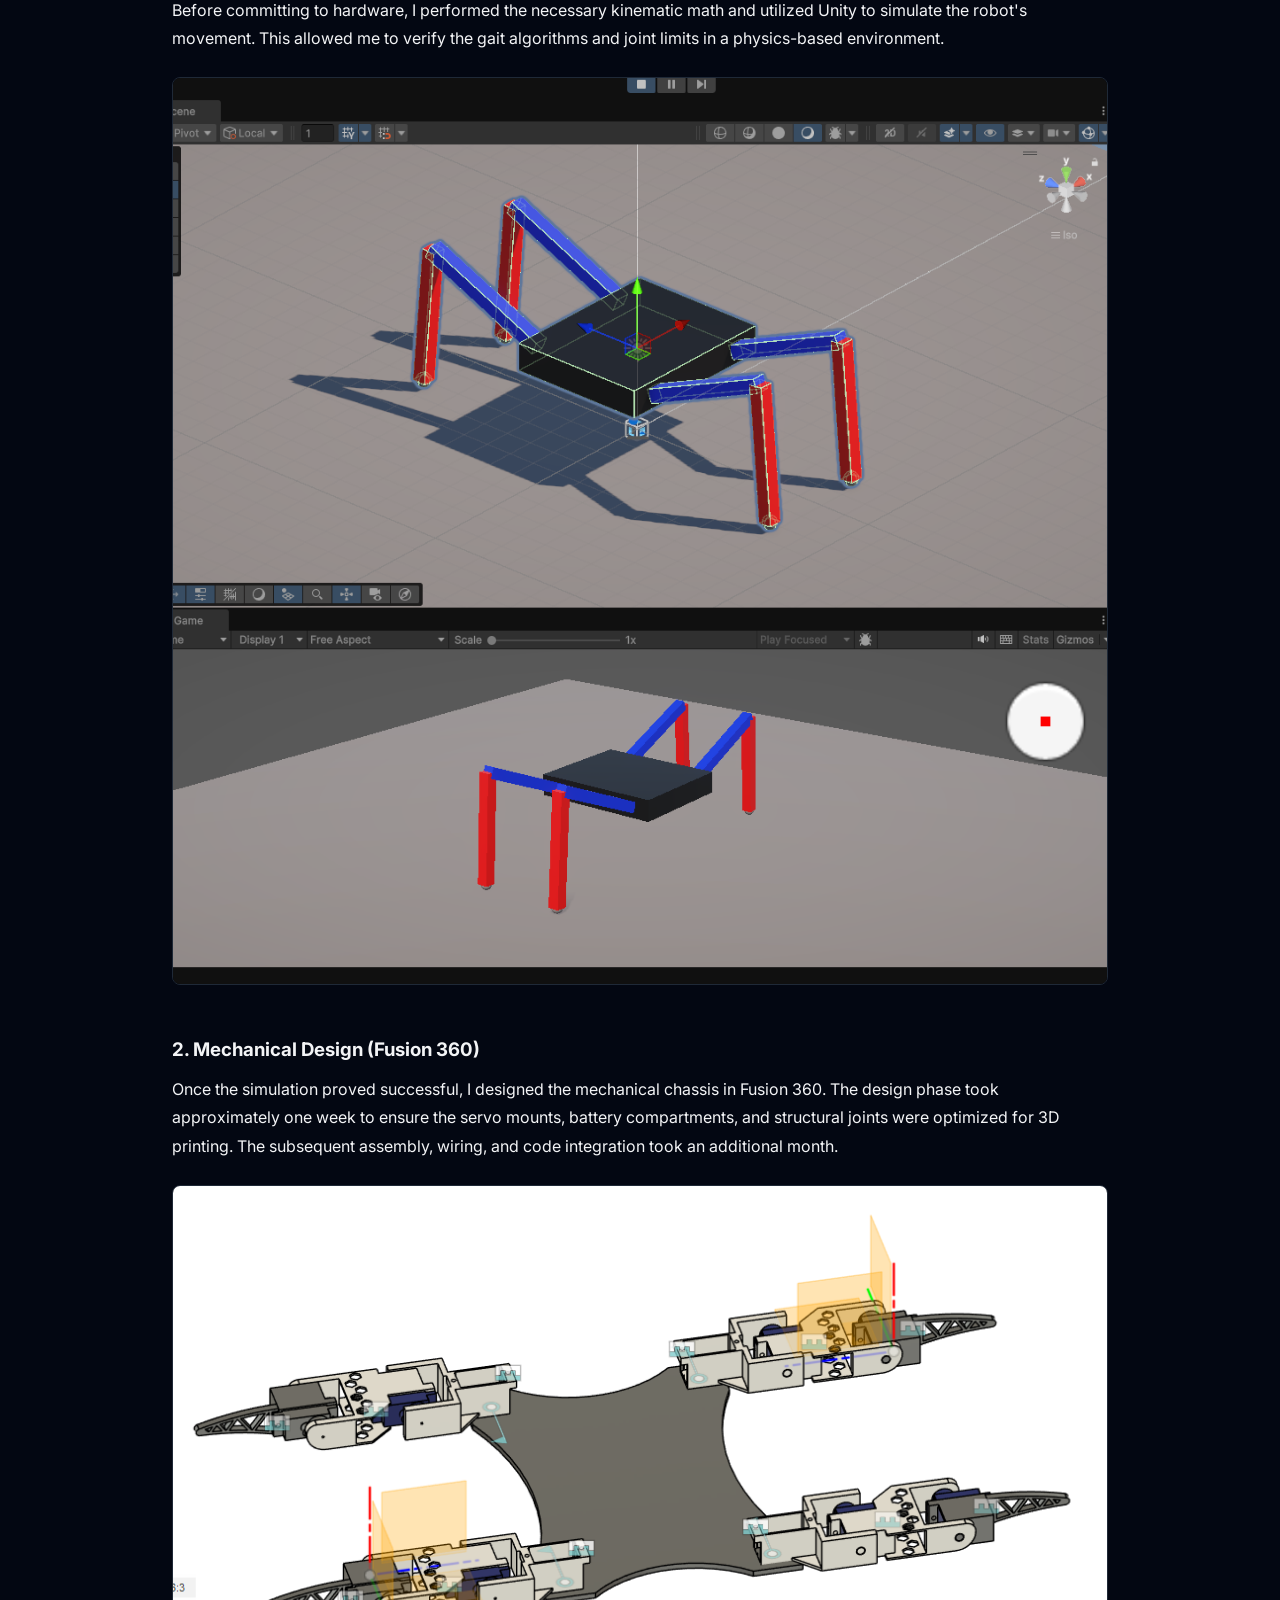
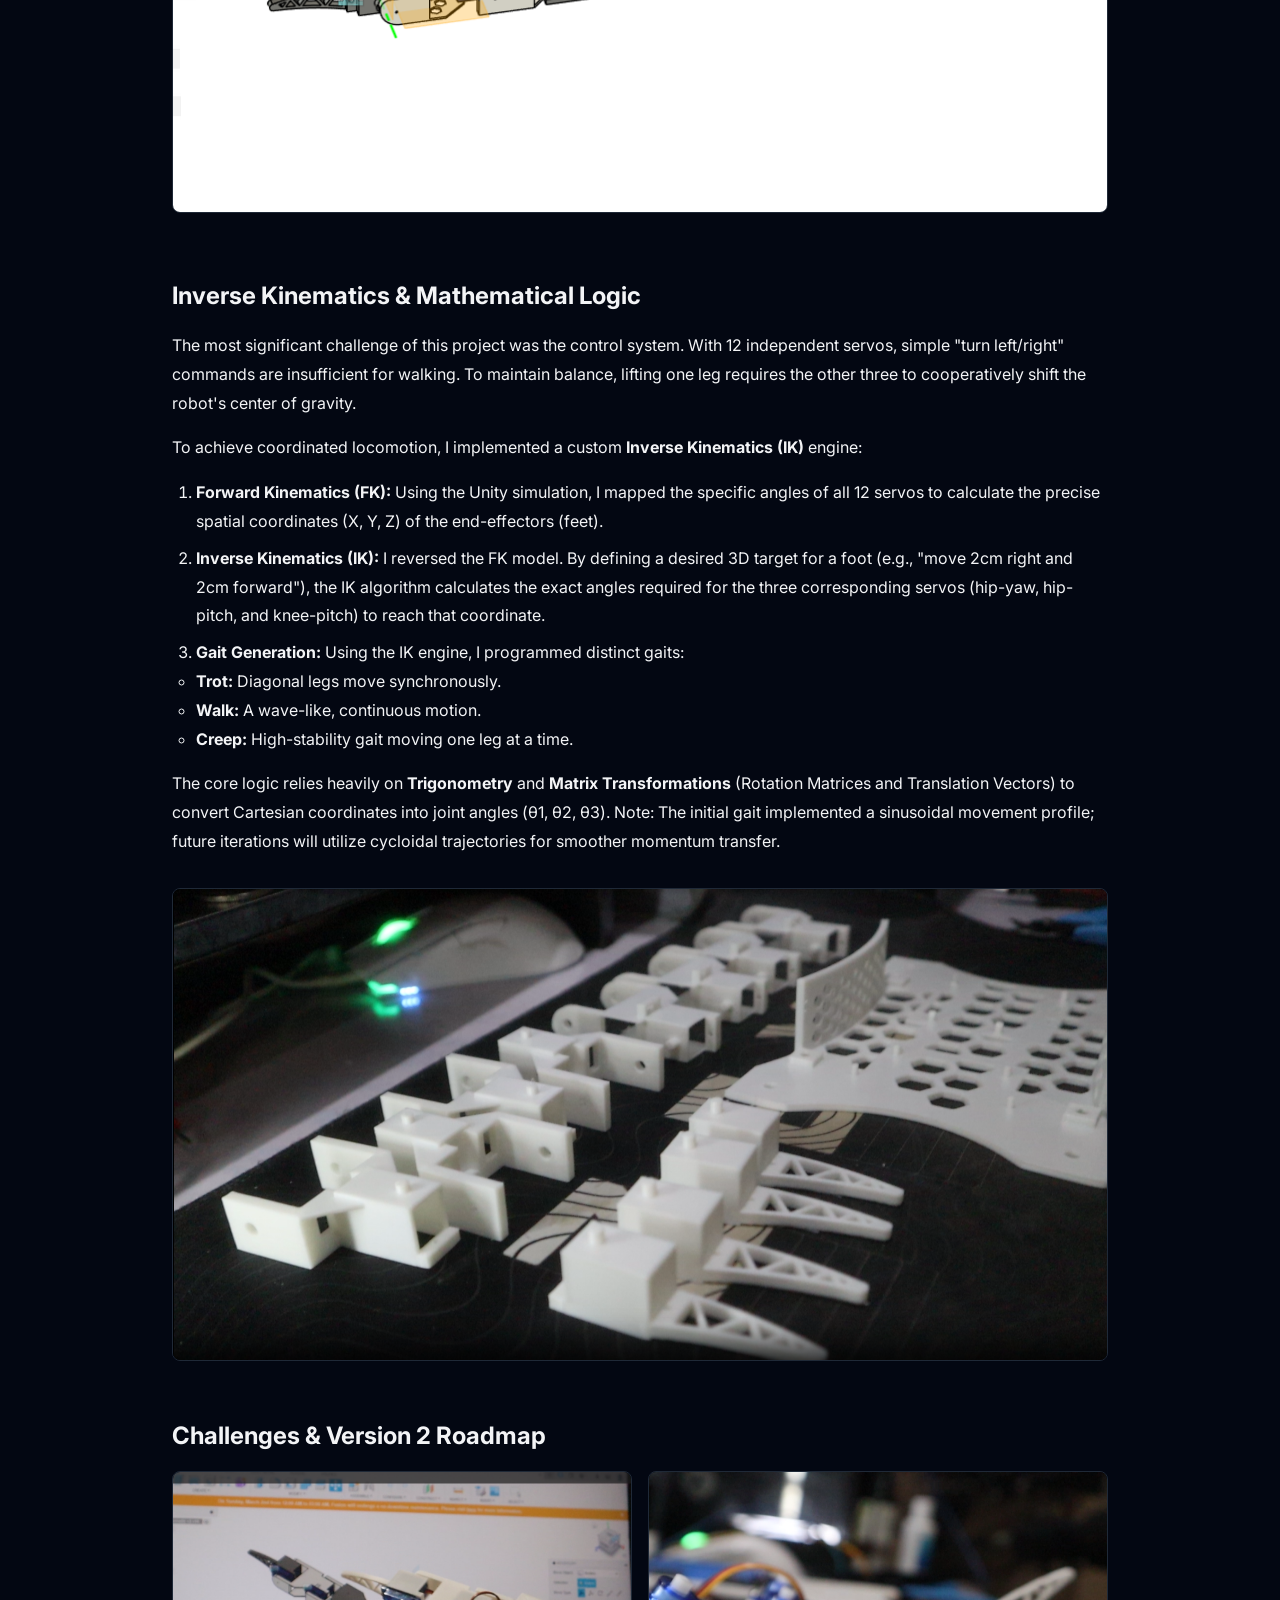
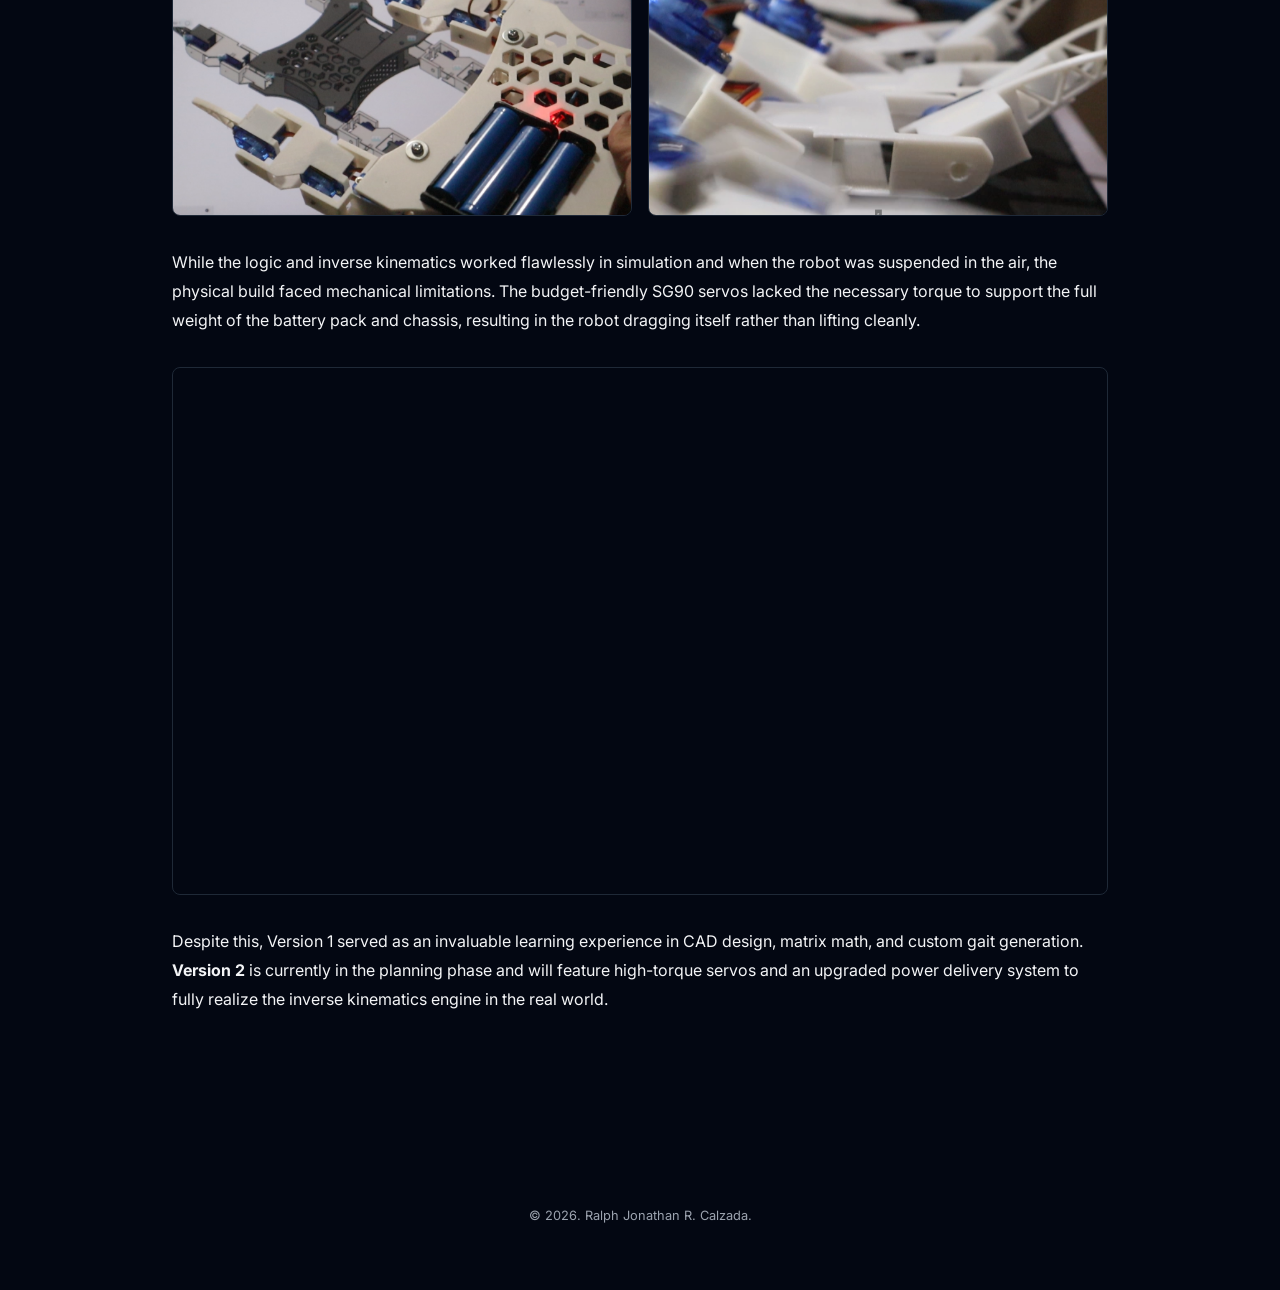
<file: projects/engineering/Quadroped Robot v1/index.html>
<!DOCTYPE html>
<html lang="en">
<head>
  <meta charset="UTF-8">
  <meta name="viewport" content="width=device-width, initial-scale=1.0">
  <title>Quadruped Robot (v1) | Projects</title>
  <link rel="stylesheet" href="../../../style.css">
</head>
<body>
  <canvas id="bg-canvas"></canvas>

  <nav>
    <div class="container">
      <a href="../../../index.html" class="logo">RALPH JONATHAN</a>
      <ul>
        <li><a href="../../../index.html">Home</a></li>
        <li><a href="../../../projects.html" class="active">Projects</a></li>
        <li><a href="../../../about.html">About</a></li>
        <li><a href="../../../contact.html">Contact</a></li>
      </ul>
    </div>
  </nav>

  <main class="container fade-in-section" style="padding-top: 4rem; padding-bottom: 4rem;">
    <a href="../../../projects.html" style="color: var(--text-dim); text-decoration: none; margin-bottom: 2rem; display: inline-block;">&larr; Back to Projects</a>
    
    <div style="display: flex; justify-content: space-between; align-items: baseline;">
      <span style="font-size: 0.85rem; color: var(--text-dim); text-transform: uppercase; letter-spacing: 1px;">Engineering / Robotics</span>
      <span style="font-size: 0.85rem; color: var(--text-dim);">Completed • March 2025</span>
    </div>
    <h1 style="margin-top: 0.5rem; margin-bottom: 1rem;">Quadruped Robot (v1)</h1>
    <div style="margin-bottom: 2rem;">
      <div style="display: flex; gap: 0.5rem; flex-wrap: wrap; margin-bottom: 0.5rem; align-items: center;">
        <span style="font-size: 0.75rem; color: var(--text-dim); text-transform: uppercase; margin-right: 0.5rem;">Topics:</span>
        <a href="../../../filter.html?tag=Engineering" class="chip chip-topic">Engineering</a>
        <a href="../../../filter.html?tag=Robotics" class="chip chip-topic">Robotics</a>
        <a href="../../../filter.html?tag=Inverse%20Kinematics" class="chip chip-topic">Inverse Kinematics</a>
        <a href="../../../filter.html?tag=C%2B%2B" class="chip chip-software">C++</a>
      </div>
      <div style="display: flex; gap: 0.5rem; flex-wrap: wrap; align-items: center;">
        <span style="font-size: 0.75rem; color: var(--text-dim); text-transform: uppercase; margin-right: 0.5rem;">Software:</span>
        <a href="../../../filter.html?tag=Unity" class="chip chip-software">Unity</a>
        <a href="../../../filter.html?tag=Fusion%20360" class="chip chip-software">Fusion 360</a>
        <a href="../../../filter.html?tag=Arduino" class="chip chip-software">Arduino</a>
      </div>
    </div>

    <!-- YouTube Highlight Video Embed -->
    <div style="position: relative; padding-bottom: 56.25%; height: 0; overflow: hidden; border-radius: 8px; margin-bottom: 3rem; border: 1px solid var(--border-color);">
      <iframe style="position: absolute; top: 0; left: 0; width: 100%; height: 100%;" 
        src="https://www.youtube.com/embed/ff8U6MDHZGM" 
        title="Quadruped Robot Highlight" 
        frameborder="0" 
        allow="accelerometer; autoplay; clipboard-write; encrypted-media; gyroscope; picture-in-picture" 
        allowfullscreen>
      </iframe>
    </div>

    <!-- Hero Section / Project Overview -->
    <p style="font-size: 1.1rem; line-height: 1.8; margin-bottom: 2rem;">A custom-designed, 12-DOF (Degrees of Freedom) quadruped robot built to explore robotic locomotion and inverse kinematics. Each of the four legs is driven by three servos (two for vertical lift, one for horizontal sweep), allowing for complex, multi-directional movement and gait generation.</p>


    <!-- Hardware Stack -->
    <h2 style="margin-bottom: 1rem;">Hardware & Materials Stack</h2>
    <ul style="line-height: 1.8; color: var(--text-main); margin-bottom: 3rem; padding-left: 1.5rem;">
      <li><strong>Microcontroller:</strong> Arduino Uno</li>
      <li><strong>Actuators:</strong> 12x SG90 Micro Servo Motors</li>
      <li><strong>Chassis:</strong> Custom 3D Printed Casing (Designed in Fusion 360)</li>
      <li><strong>Power System:</strong> 3x 3.6V 18650 Batteries</li>
      <li><strong>Motor Driver:</strong> PCA9685 16-Channel PWM Servo Driver</li>
      <li><strong>Control:</strong> Flysky Controller & Receiver for remote operation</li>
    </ul>

    <!-- Development Rundown: Vertical layout for full images -->
    <h2 style="margin-bottom: 1rem;">Development Rundown</h2>
    <div style="line-height: 1.8; color: var(--text-main); margin-bottom: 4rem;">
      <p style="margin-bottom: 2rem; font-size: 1.1rem;">The development of the quadruped was a multi-stage process spanning roughly a month and a half.</p>
      
      <h3 style="margin-bottom: 0.5rem; color: var(--text-light);">1. Simulation & Modeling (Unity)</h3>
      <p style="margin-bottom: 1.5rem;">Before committing to hardware, I performed the necessary kinematic math and utilized Unity to simulate the robot's movement. This allowed me to verify the gait algorithms and joint limits in a physics-based environment.</p>
      
      <img src="images/quadruped_unity_sim.png" alt="Unity Simulation" style="width: 100%; border-radius: 8px; border: 1px solid var(--border-color); margin-bottom: 3rem; display: block;">

      <h3 style="margin-bottom: 0.5rem; color: var(--text-light);">2. Mechanical Design (Fusion 360)</h3>
      <p style="margin-bottom: 1.5rem;">Once the simulation proved successful, I designed the mechanical chassis in Fusion 360. The design phase took approximately one week to ensure the servo mounts, battery compartments, and structural joints were optimized for 3D printing. The subsequent assembly, wiring, and code integration took an additional month.</p>
      
      <img src="images/quadruped_fusion360.png" alt="Fusion 360 Design" style="width: 100%; border-radius: 8px; border: 1px solid var(--border-color); margin-bottom: 2rem; display: block;">
    </div>

    <!-- Inverse Kinematics & Mathematical Logic -->
    <h2 style="margin-bottom: 1rem;">Inverse Kinematics & Mathematical Logic</h2>
    <div style="line-height: 1.8; color: var(--text-main); margin-bottom: 2rem;">
      <p style="margin-bottom: 1rem;">The most significant challenge of this project was the control system. With 12 independent servos, simple "turn left/right" commands are insufficient for walking. To maintain balance, lifting one leg requires the other three to cooperatively shift the robot's center of gravity.</p>
      <p style="margin-bottom: 1rem;">To achieve coordinated locomotion, I implemented a custom <strong>Inverse Kinematics (IK)</strong> engine:</p>
      <ol style="margin-bottom: 1rem; padding-left: 1.5rem;">
        <li style="margin-bottom: 0.5rem;"><strong>Forward Kinematics (FK):</strong> Using the Unity simulation, I mapped the specific angles of all 12 servos to calculate the precise spatial coordinates (X, Y, Z) of the end-effectors (feet).</li>
        <li style="margin-bottom: 0.5rem;"><strong>Inverse Kinematics (IK):</strong> I reversed the FK model. By defining a desired 3D target for a foot (e.g., "move 2cm right and 2cm forward"), the IK algorithm calculates the exact angles required for the three corresponding servos (hip-yaw, hip-pitch, and knee-pitch) to reach that coordinate.</li>
        <li><strong>Gait Generation:</strong> Using the IK engine, I programmed distinct gaits:
          <ul>
            <li><strong>Trot:</strong> Diagonal legs move synchronously.</li>
            <li><strong>Walk:</strong> A wave-like, continuous motion.</li>
            <li><strong>Creep:</strong> High-stability gait moving one leg at a time.</li>
          </ul>
        </li>
      </ol>
      <p>The core logic relies heavily on <strong>Trigonometry</strong> and <strong>Matrix Transformations</strong> (Rotation Matrices and Translation Vectors) to convert Cartesian coordinates into joint angles (θ1, θ2, θ3). Note: The initial gait implemented a sinusoidal movement profile; future iterations will utilize cycloidal trajectories for smoother momentum transfer.</p>
    </div>
    <div style="text-align: center; margin-bottom: 3rem;">
      <img src="images/quadruped_math_diagram.png" alt="Circuit and Math Diagram" style="width: 100%; border-radius: 8px; border: 1px solid var(--border-color); object-fit: cover;">
    </div>

    <!-- Challenges & Version 2 Roadmap -->
    <h2 style="margin-bottom: 1rem;">Challenges & Version 2 Roadmap</h2>
    <div style="display: grid; grid-template-columns: 1fr 1fr; gap: 1rem; margin-bottom: 2rem;">
      <img src="images/quadruped_physical_1.png" alt="Physical Build 1" style="width: 100%; border-radius: 8px; border: 1px solid var(--border-color); object-fit: cover; aspect-ratio: 4/3;">
      <img src="images/quadruped_physical_2.png" alt="Physical Build 2" style="width: 100%; border-radius: 8px; border: 1px solid var(--border-color); object-fit: cover; aspect-ratio: 4/3;">
    </div>
    
    <div style="line-height: 1.8; color: var(--text-main); margin-bottom: 2rem;">
      <p style="margin-bottom: 1rem;">While the logic and inverse kinematics worked flawlessly in simulation and when the robot was suspended in the air, the physical build faced mechanical limitations. The budget-friendly SG90 servos lacked the necessary torque to support the full weight of the battery pack and chassis, resulting in the robot dragging itself rather than lifting cleanly.</p>
    </div>

    <!-- Failure Video Embed -->
    <div style="position: relative; padding-bottom: 56.25%; height: 0; overflow: hidden; border-radius: 8px; margin-bottom: 2rem; border: 1px solid var(--border-color);">
      <iframe style="position: absolute; top: 0; left: 0; width: 100%; height: 100%;" 
        src="https://www.youtube.com/embed/YSV7LFevMb4" 
        title="Quadruped Robot Failure Demo" 
        frameborder="0" 
        allow="accelerometer; autoplay; clipboard-write; encrypted-media; gyroscope; picture-in-picture" 
        allowfullscreen>
      </iframe>
    </div>

    <div style="line-height: 1.8; color: var(--text-main);">
      <p>Despite this, Version 1 served as an invaluable learning experience in CAD design, matrix math, and custom gait generation. <strong>Version 2</strong> is currently in the planning phase and will feature high-torque servos and an upgraded power delivery system to fully realize the inverse kinematics engine in the real world.</p>
    </div>

  </main>

  <footer>
    <div class="container">
      <p>&copy; 2026. Ralph Jonathan R. Calzada.</p>
    </div>
  </footer>

  <script src="../../../main.js"></script>
</body>
</html>
</file>
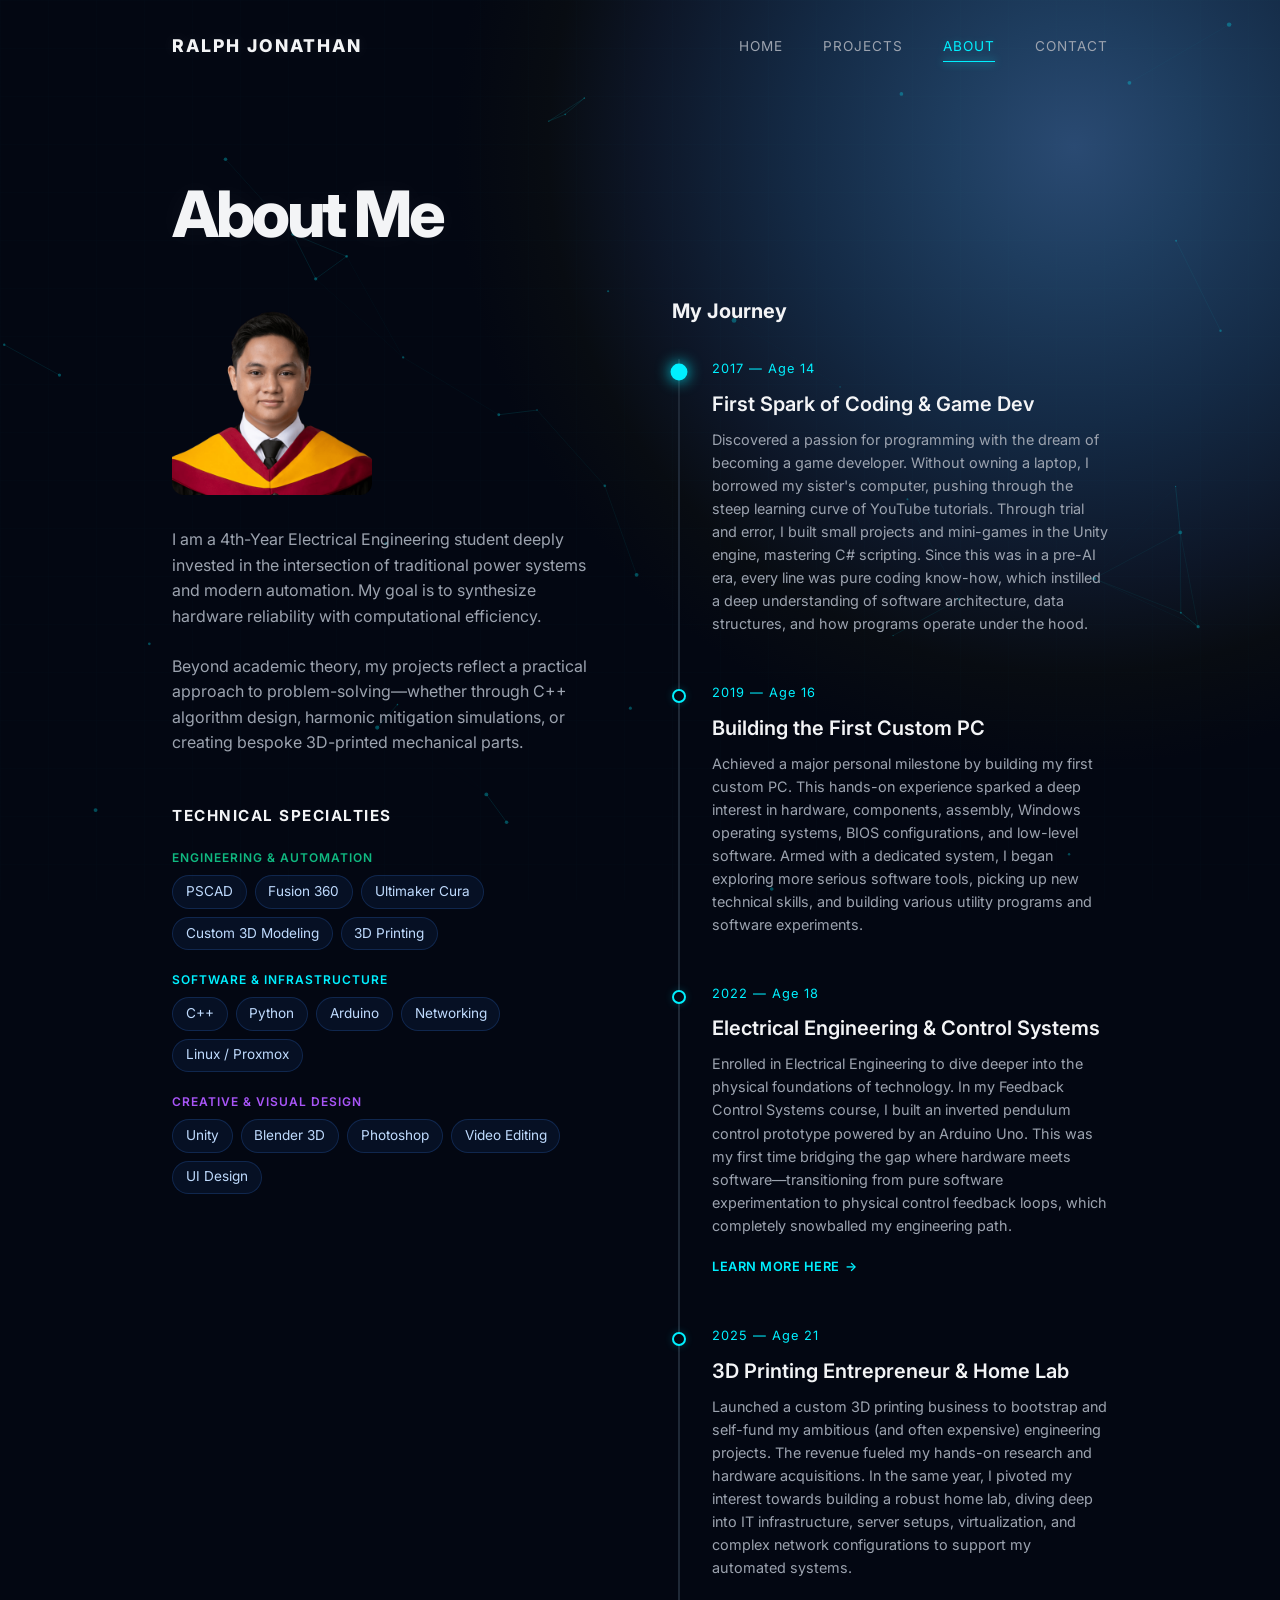
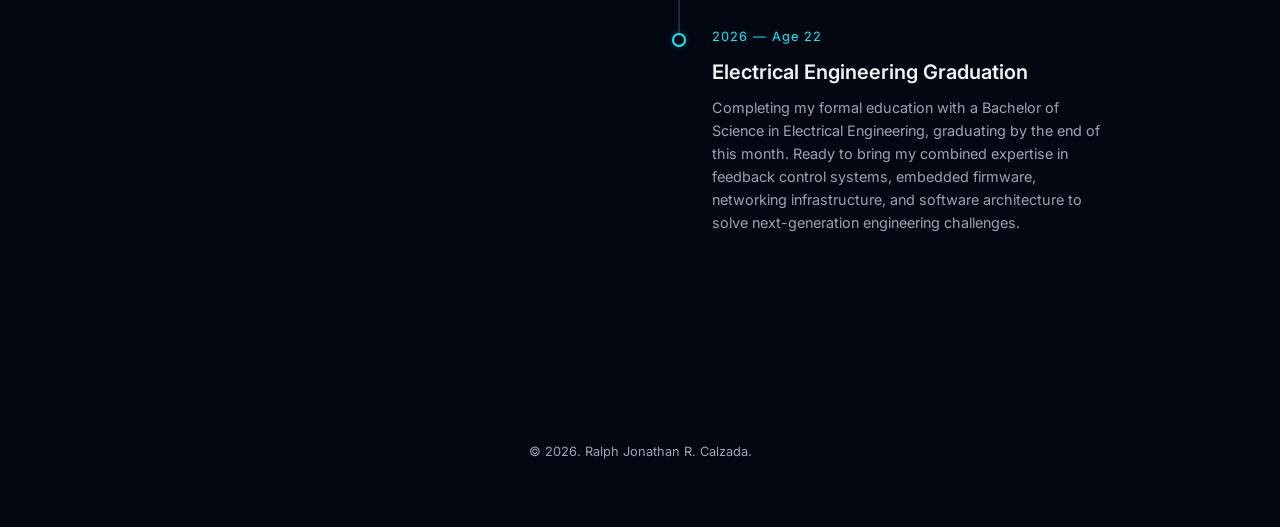
<file: about.html>
<!DOCTYPE html>
<html lang="en">

<head>
  <meta charset="UTF-8">
  <meta name="viewport" content="width=device-width, initial-scale=1.0">
  <title>About | Ralph Jonathan R. Calzada</title>
  <link rel="stylesheet" href="style.css">
  <style>
    .memory-space {
      position: relative;
      width: 100%;
      flex: 1;
      min-height: 600px;
      perspective: 1200px;
      margin-top: 1.5rem;
      border-radius: 16px;
      background: transparent;
      border: none;
      overflow: hidden;
    }

    .memory-card {
      position: absolute;
      width: 155px;
      padding: 8px;
      background: rgba(11, 15, 25, 0.85);
      backdrop-filter: blur(12px);
      border: 1px solid rgba(0, 240, 255, 0.18);
      border-radius: 12px;
      box-shadow: 0 10px 25px rgba(0, 0, 0, 0.45), 0 0 15px rgba(0, 240, 255, 0.12);
      cursor: pointer;
      transform-style: preserve-3d;
      will-change: transform;
    }

    .memory-card img {
      width: 100%;
      height: 110px;
      object-fit: cover;
      border-radius: 8px;
      display: block;
      pointer-events: none;
      filter: grayscale(100%) sepia(35%) hue-rotate(185deg) brightness(0.9) contrast(1.15);
    }

    /* Floating Keyframes & Base Styles */
    /* Positions are set dynamically by JS — only depth/opacity/anim defined here */
    .memory-card.card-1  { --depth: 20px;  opacity: 0.80; animation: float-card-1  12s ease-in-out infinite alternate; }
    .memory-card.card-2  { --depth: 45px;  opacity: 0.90; animation: float-card-2  10s ease-in-out infinite alternate; }
    .memory-card.card-3  { --depth: 60px;  opacity: 1.00; animation: float-card-3  14s ease-in-out infinite alternate; }
    .memory-card.card-3  { width: 170px; }
    .memory-card.card-3 img { height: 128px; }
    .memory-card.card-4  { --depth: 30px;  opacity: 0.85; animation: float-card-4  11s ease-in-out infinite alternate; }
    .memory-card.card-5  { --depth: -25px; opacity: 0.50; filter: blur(0.5px); animation: float-card-5  13s ease-in-out infinite alternate; }
    .memory-card.card-6  { --depth: -10px; opacity: 0.55; animation: float-card-6   9s ease-in-out infinite alternate; }
    .memory-card.card-7  { --depth: 35px;  opacity: 0.90; animation: float-card-7  11s ease-in-out infinite alternate; }
    .memory-card.card-8  { --depth: -15px; opacity: 0.45; filter: blur(0.4px); animation: float-card-8  15s ease-in-out infinite alternate; }
    .memory-card.card-9  { --depth: 10px;  opacity: 0.70; animation: float-card-9  10s ease-in-out infinite alternate; }
    .memory-card.card-10 { --depth: -5px;  opacity: 0.40; filter: blur(0.6px); animation: float-card-10 13s ease-in-out infinite alternate; }

    /* Float Animations */
    @keyframes float-card-1 {
      0% { transform: translate3d(0, 0, 20px); }
      50% { transform: translate3d(8px, -12px, 30px); }
      100% { transform: translate3d(0, 0, 20px); }
    }
    @keyframes float-card-2 {
      0% { transform: translate3d(0, 0, 45px); }
      50% { transform: translate3d(-12px, 12px, 55px); }
      100% { transform: translate3d(0, 0, 45px); }
    }
    @keyframes float-card-3 {
      0% { transform: translate3d(0, 0, 60px); }
      50% { transform: translate3d(6px, -15px, 75px); }
      100% { transform: translate3d(0, 0, 60px); }
    }
    @keyframes float-card-4 {
      0% { transform: translate3d(0, 0, 30px); }
      50% { transform: translate3d(10px, -8px, 42px); }
      100% { transform: translate3d(0, 0, 30px); }
    }
    @keyframes float-card-5 {
      0% { transform: translate3d(0, 0, -25px); }
      50% { transform: translate3d(-8px, -10px, -15px); }
      100% { transform: translate3d(0, 0, -25px); }
    }
    @keyframes float-card-6 {
      0% { transform: translate3d(0, 0, -10px); }
      50% { transform: translate3d(10px, 10px, 5px); }
      100% { transform: translate3d(0, 0, -10px); }
    }
    @keyframes float-card-7 {
      0% { transform: translate3d(0, 0, 35px); }
      50% { transform: translate3d(-8px, -14px, 50px); }
      100% { transform: translate3d(0, 0, 35px); }
    }
    @keyframes float-card-8 {
      0% { transform: translate3d(0, 0, -15px); }
      50% { transform: translate3d(12px, 8px, -5px); }
      100% { transform: translate3d(0, 0, -15px); }
    }
    @keyframes float-card-9 {
      0% { transform: translate3d(0, 0, 10px); }
      50% { transform: translate3d(-6px, -12px, 22px); }
      100% { transform: translate3d(0, 0, 10px); }
    }
    @keyframes float-card-10 {
      0% { transform: translate3d(0, 0, -5px); }
      50% { transform: translate3d(10px, 14px, 8px); }
      100% { transform: translate3d(0, 0, -5px); }
    }

    /* Modal Styling */
    .memory-modal {
      position: fixed;
      top: 0;
      left: 0;
      width: 100%;
      height: 100%;
      z-index: 1000;
      display: flex;
      justify-content: center;
      align-items: center;
      opacity: 0;
      pointer-events: none;
      transition: opacity 0.4s cubic-bezier(0.16, 1, 0.3, 1);
    }

    .memory-modal.active {
      opacity: 1;
      pointer-events: auto;
    }

    .modal-backdrop {
      position: absolute;
      top: 0;
      left: 0;
      width: 100%;
      height: 100%;
      background: rgba(3, 7, 18, 0.85);
      backdrop-filter: blur(15px);
    }

    .modal-body {
      position: relative;
      z-index: 1001;
      width: 90%;
      max-width: 500px;
      background: rgba(11, 15, 25, 0.9);
      border: 1px solid rgba(255, 255, 255, 0.1);
      border-radius: 16px;
      overflow: hidden;
      box-shadow: 0 25px 50px rgba(0, 0, 0, 0.6), 0 0 25px rgba(0, 240, 255, 0.1);
      transform: scale(0.9) translateY(20px);
      transition: transform 0.4s cubic-bezier(0.16, 1, 0.3, 1);
    }

    .memory-modal.active .modal-body {
      transform: scale(1) translateY(0);
    }

    .modal-close {
      position: absolute;
      top: 12px;
      right: 12px;
      background: rgba(0, 0, 0, 0.5);
      border: 1px solid rgba(255, 255, 255, 0.1);
      color: var(--text-main);
      font-size: 1.5rem;
      width: 32px;
      height: 32px;
      border-radius: 50%;
      cursor: pointer;
      display: flex;
      justify-content: center;
      align-items: center;
      line-height: 1;
      transition: var(--transition-fast);
      z-index: 1002;
    }

    .modal-close:hover {
      background: rgba(239, 68, 68, 0.2);
      border-color: rgba(239, 68, 68, 0.4);
      color: #ef4444;
    }

    .modal-body img {
      width: 100%;
      height: auto;
      max-height: 350px;
      object-fit: cover;
      display: block;
      border-bottom: 1px solid rgba(255, 255, 255, 0.08);
    }

    .modal-caption-container {
      padding: 1.5rem;
    }
  </style>
</head>

<body>
  <canvas id="bg-canvas"></canvas>

  <nav>
    <div class="container">
      <a href="index.html" class="logo">RALPH JONATHAN</a>
      <button class="nav-toggle" aria-label="Toggle Navigation">
        <span class="bar"></span>
        <span class="bar"></span>
        <span class="bar"></span>
      </button>
      <ul>
        <li><a href="index.html">Home</a></li>
        <li><a href="projects.html">Projects</a></li>
        <li><a href="about.html" class="active">About</a></li>
        <li><a href="contact.html">Contact</a></li>
      </ul>
    </div>
  </nav>

  <section class="container fade-in-section" style="padding-top: 4rem;">
    <h1>About Me</h1>
    <div style="display: flex; flex-wrap: wrap; gap: 4rem; align-items: flex-start; margin-top: 3rem;">
      <div style="flex: 1; min-width: 300px; display: flex; flex-direction: column; align-items: flex-start;">
        <img src="homepage_images/profile.png" alt="Ralph Jonathan" style="width: 200px; height: auto; border-radius: 12px; margin-bottom: 2rem; object-fit: cover;">

        <p style="margin-bottom: 1.5rem; color: var(--text-dim); line-height: 1.6;">
          I am a 4th-Year Electrical Engineering student deeply invested in the intersection of traditional power
          systems and modern automation. My goal is to synthesize hardware reliability with computational efficiency.
        </p>
        <p style="margin-bottom: 1.5rem; color: var(--text-dim); line-height: 1.6;">
          Beyond academic theory, my projects reflect a practical approach to problem-solving—whether through C++
          algorithm design, harmonic mitigation simulations, or creating bespoke 3D-printed mechanical parts.
        </p>

        <!-- Technical Specialties Section -->
        <div style="width: 100%; margin-top: 1.5rem;">
          <h3 style="font-size: 0.95rem; text-transform: uppercase; letter-spacing: 1.5px; margin-bottom: 1.25rem; color: var(--text-main); font-weight: 700;">Technical Specialties</h3>

          <div style="display: flex; flex-direction: column; gap: 1.25rem; width: 100%;">
            <!-- Engineering -->
            <div>
              <span style="font-size: 0.75rem; text-transform: uppercase; letter-spacing: 1px; color: var(--cyber-green); display: block; margin-bottom: 0.5rem; font-weight: 600;">Engineering &amp; Automation</span>
              <div style="display: flex; flex-wrap: wrap; gap: 0.5rem;">
                <a href="filter.html?tag=PSCAD" class="chip chip-software">PSCAD</a>
                <a href="filter.html?tag=Fusion%20360" class="chip chip-software">Fusion 360</a>
                <a href="filter.html?tag=Ultimaker%20Cura" class="chip chip-software">Ultimaker Cura</a>
                <a href="filter.html?tag=Custom%203D%20Modeling" class="chip chip-software">Custom 3D Modeling</a>
                <a href="filter.html?tag=3D%20Printing" class="chip chip-software">3D Printing</a>
              </div>
            </div>

            <!-- Software & Infrastructure -->
            <div>
              <span style="font-size: 0.75rem; text-transform: uppercase; letter-spacing: 1px; color: var(--accent); display: block; margin-bottom: 0.5rem; font-weight: 600;">Software &amp; Infrastructure</span>
              <div style="display: flex; flex-wrap: wrap; gap: 0.5rem;">
                <a href="filter.html?tag=C%2B%2B" class="chip chip-software">C++</a>
                <a href="filter.html?tag=Python" class="chip chip-software">Python</a>
                <a href="filter.html?tag=Arduino" class="chip chip-software">Arduino</a>
                <a href="filter.html?tag=Networking" class="chip chip-software">Networking</a>
                <a href="filter.html?tag=Linux%20%2F%20Proxmox" class="chip chip-software">Linux / Proxmox</a>
              </div>
            </div>

            <!-- Creative & Visual Design -->
            <div>
              <span style="font-size: 0.75rem; text-transform: uppercase; letter-spacing: 1px; color: #a855f7; display: block; margin-bottom: 0.5rem; font-weight: 600;">Creative &amp; Visual Design</span>
              <div style="display: flex; flex-wrap: wrap; gap: 0.5rem;">
                <a href="filter.html?tag=Unity" class="chip chip-software">Unity</a>
                <a href="filter.html?tag=Blender%203D" class="chip chip-software">Blender 3D</a>
                <a href="filter.html?tag=Photoshop" class="chip chip-software">Photoshop</a>
                <a href="filter.html?tag=Video%20Editing" class="chip chip-software">Video Editing</a>
                <a href="filter.html?tag=UI%20Design" class="chip chip-software">UI Design</a>
              </div>
            </div>
          </div>
        </div>
      </div>

      <div style="flex: 1; min-width: 300px;">
        <h2 style="font-size: 1.25rem; margin-bottom: 2rem;">My Journey</h2>

        <div class="timeline-container" id="timeline-container">
          <div class="timeline-line"></div>
          <div class="timeline-progress" id="timeline-progress"></div>

          <div class="timeline-item">
            <span class="timeline-date">2017 — Age 14</span>
            <h3 class="timeline-title">First Spark of Coding & Game Dev</h3>
            <p style="color: var(--text-dim); font-size: 0.9rem; line-height: 1.6;">
              Discovered a passion for programming with the dream of becoming a game developer. Without owning a laptop, I borrowed my sister's computer, pushing through the steep learning curve of YouTube tutorials. Through trial and error, I built small projects and mini-games in the Unity engine, mastering C# scripting. Since this was in a pre-AI era, every line was pure coding know-how, which instilled a deep understanding of software architecture, data structures, and how programs operate under the hood.
            </p>
          </div>

          <div class="timeline-item">
            <span class="timeline-date">2019 — Age 16</span>
            <h3 class="timeline-title">Building the First Custom PC</h3>
            <p style="color: var(--text-dim); font-size: 0.9rem; line-height: 1.6;">
              Achieved a major personal milestone by building my first custom PC. This hands-on experience sparked a deep interest in hardware, components, assembly, Windows operating systems, BIOS configurations, and low-level software. Armed with a dedicated system, I began exploring more serious software tools, picking up new technical skills, and building various utility programs and software experiments.
            </p>
          </div>

          <div class="timeline-item">
            <span class="timeline-date">2022 — Age 18</span>
            <h3 class="timeline-title">Electrical Engineering & Control Systems</h3>
            <p style="color: var(--text-dim); font-size: 0.9rem; line-height: 1.6; margin-bottom: 0.75rem;">
              Enrolled in Electrical Engineering to dive deeper into the physical foundations of technology. In my Feedback Control Systems course, I built an inverted pendulum control prototype powered by an Arduino Uno. This was my first time bridging the gap where hardware meets software—transitioning from pure software experimentation to physical control feedback loops, which completely snowballed my engineering path.
            </p>
            <a href="projects/engineering/inverted-pendulum/index.html" class="timeline-link">Learn More Here</a>
          </div>

          <div class="timeline-item">
            <span class="timeline-date">2025 — Age 21</span>
            <h3 class="timeline-title">3D Printing Entrepreneur & Home Lab</h3>
            <p style="color: var(--text-dim); font-size: 0.9rem; line-height: 1.6;">
              Launched a custom 3D printing business to bootstrap and self-fund my ambitious (and often expensive) engineering projects. The revenue fueled my hands-on research and hardware acquisitions. In the same year, I pivoted my interest towards building a robust home lab, diving deep into IT infrastructure, server setups, virtualization, and complex network configurations to support my automated systems.
            </p>
          </div>

          <div class="timeline-item">
            <span class="timeline-date">2026 — Age 22</span>
            <h3 class="timeline-title">Electrical Engineering Graduation</h3>
            <p style="color: var(--text-dim); font-size: 0.9rem; line-height: 1.6;">
              Completing my formal education with a Bachelor of Science in Electrical Engineering, graduating by the end of this month. Ready to bring my combined expertise in feedback control systems, embedded firmware, networking infrastructure, and software architecture to solve next-generation engineering challenges.
            </p>
          </div>
        </div>
      </div>
    </div>
  </section>

  <footer>
    <div class="container">
      <p>&copy; 2026. Ralph Jonathan R. Calzada.</p>
    </div>
  </footer>

  <script src="main.js"></script>
</body>

</html>
</file>
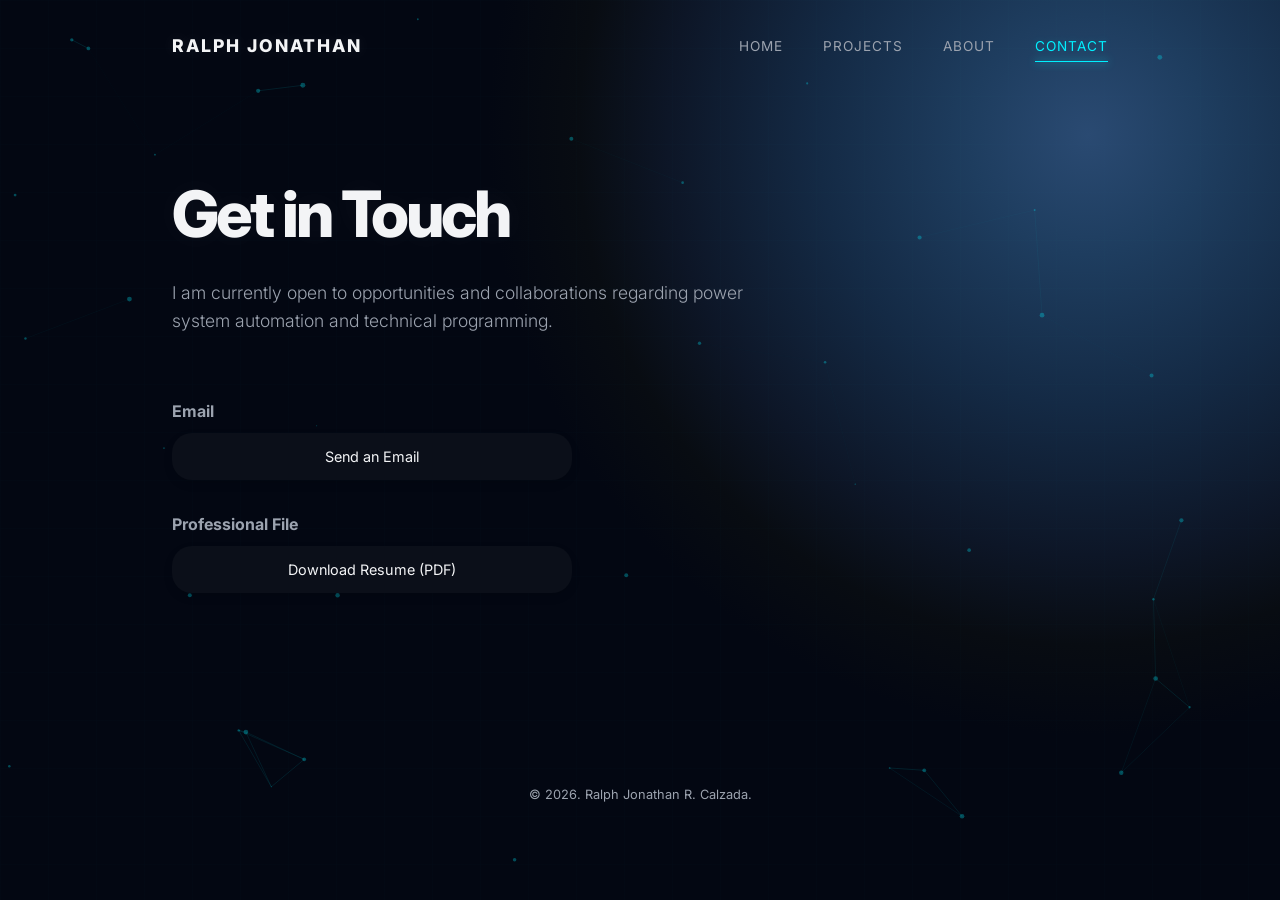
<file: contact.html>
<!DOCTYPE html>
<html lang="en">
<head>
  <meta charset="UTF-8">
  <meta name="viewport" content="width=device-width, initial-scale=1.0">
  <title>Contact | Ralph Jonathan R. Calzada</title>
  <link rel="stylesheet" href="style.css">
</head>
<body>
  <canvas id="bg-canvas"></canvas>

  <nav>
    <div class="container">
      <a href="index.html" class="logo">RALPH JONATHAN</a>
      <button class="nav-toggle" aria-label="Toggle Navigation">
        <span class="bar"></span>
        <span class="bar"></span>
        <span class="bar"></span>
      </button>
      <ul>
        <li><a href="index.html">Home</a></li>
        <li><a href="projects.html">Projects</a></li>
        <li><a href="about.html">About</a></li>
        <li><a href="contact.html" class="active">Contact</a></li>
      </ul>
    </div>
  </nav>

  <section class="container fade-in-section" style="padding-top: 4rem;">
    <h1>Get in Touch</h1>
    <p class="sub-headline">I am currently open to opportunities and collaborations regarding power system automation and technical programming.</p>
    
    <div style="margin-top: 4rem; display: flex; flex-direction: column; gap: 2rem; max-width: 400px;">
      <div>
        <h3 style="font-size: 1rem; margin-bottom: 0.5rem; color: var(--text-dim);">Email</h3>
        <a href="mailto:contact@example.com" class="btn" style="width: 100%; text-align: center;">Send an Email</a>
      </div>
      <div>
        <h3 style="font-size: 1rem; margin-bottom: 0.5rem; color: var(--text-dim);">Professional File</h3>
        <a href="#" class="btn" style="width: 100%; text-align: center;">Download Resume (PDF)</a>
      </div>
    </div>
  </section>

  <!-- Flow footer naturally to prevent mobile overlap -->
  <footer style="margin-top: 8rem; width: 100%;">
    <div class="container">
      <p>&copy; 2026. Ralph Jonathan R. Calzada.</p>
    </div>
  </footer>

  <script src="main.js"></script>
</body>
</html>
</file>
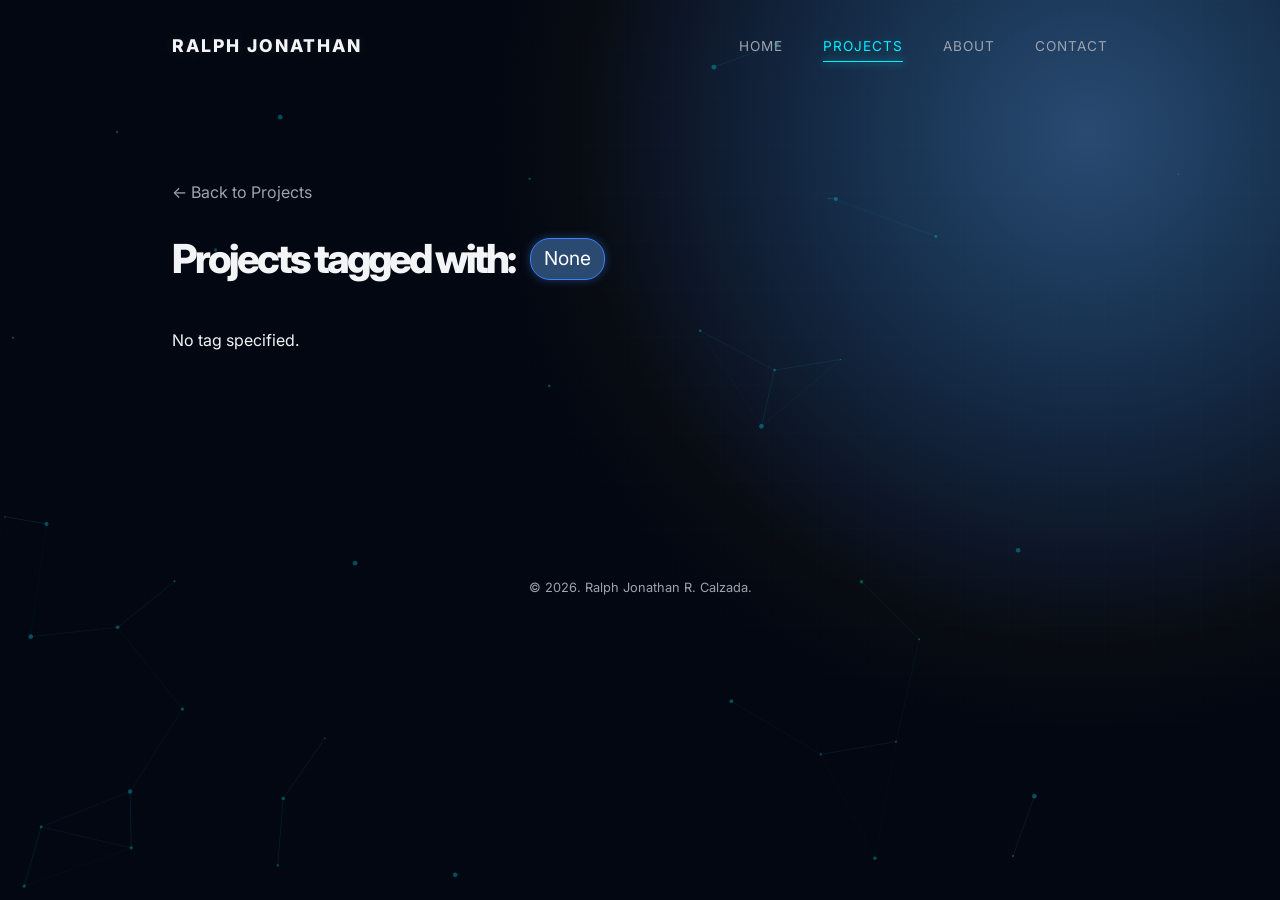
<file: filter.html>
<!DOCTYPE html>
<html lang="en">
<head>
  <meta charset="UTF-8">
  <meta name="viewport" content="width=device-width, initial-scale=1.0">
  <title>Filtered Projects | Ralph Jonathan R. Calzada</title>
  <link rel="stylesheet" href="style.css">
</head>
<body>
  <canvas id="bg-canvas"></canvas>

  <nav>
    <div class="container">
      <a href="index.html" class="logo">RALPH JONATHAN</a>
      <ul>
        <li><a href="index.html">Home</a></li>
        <li><a href="projects.html" class="active">Projects</a></li>
        <li><a href="about.html">About</a></li>
        <li><a href="contact.html">Contact</a></li>
      </ul>
    </div>
  </nav>

  <main class="container fade-in-section" style="padding-top: 4rem; padding-bottom: 6rem;">
    <a href="projects.html" style="color: var(--text-dim); text-decoration: none; margin-bottom: 2rem; display: inline-block;">&larr; Back to Projects</a>
    
    <div style="display: flex; align-items: center; gap: 1rem; margin-bottom: 2rem;">
      <h1 style="margin: 0; font-size: 2.5rem;">Projects tagged with:</h1>
      <span id="active-tag-display" class="chip active" style="font-size: 1.2rem; cursor: default;">Loading...</span>
    </div>

    <div id="filter-results" class="filter-list">
      <!-- Filtered items will be injected here by JS -->
    </div>
  </main>

  <footer>
    <div class="container">
      <p>&copy; 2026. Ralph Jonathan R. Calzada.</p>
    </div>
  </footer>

  <script src="projects-data.js"></script>
  <script src="main.js"></script>
  <script>
    document.addEventListener("DOMContentLoaded", () => {
      const urlParams = new URLSearchParams(window.location.search);
      const tag = urlParams.get('tag');
      
      const tagDisplay = document.getElementById('active-tag-display');
      const resultsContainer = document.getElementById('filter-results');

      if (!tag) {
        tagDisplay.textContent = "None";
        resultsContainer.innerHTML = "<p>No tag specified.</p>";
        return;
      }

      tagDisplay.textContent = tag;

      // Filter projects that have the tag in topics or software
      const filtered = projectsData.filter(p => {
        const hasTopic = p.topics && p.topics.includes(tag);
        const hasSoftware = p.software && p.software.includes(tag);
        return hasTopic || hasSoftware;
      });

      if (filtered.length === 0) {
        resultsContainer.innerHTML = "<p>No projects found for this tag.</p>";
        return;
      }

      // Build HTML for matching projects
      resultsContainer.innerHTML = filtered.map(p => {
        
        // Build topics chips
        const topicsHtml = (p.topics || []).map(t => {
          const isActive = (t === tag) ? 'active' : '';
          return `<a href="filter.html?tag=${encodeURIComponent(t)}" class="chip chip-topic ${isActive}">${t}</a>`;
        }).join('');

        // Build software chips
        const softwareHtml = (p.software || []).map(s => {
          const isActive = (s === tag) ? 'active' : '';
          return `<a href="filter.html?tag=${encodeURIComponent(s)}" class="chip chip-software ${isActive}">${s}</a>`;
        }).join('');

        return `
          <div class="filter-item">
            <div class="filter-img-container">
              <a href="${p.url}">
                <img src="${p.image}" alt="${p.title}" class="filter-img">
              </a>
            </div>
            <div class="filter-content">
              <div>
                <a href="${p.url}" style="text-decoration: none; color: inherit;">
                  <h2>${p.title}</h2>
                  <p class="filter-desc">${p.description}</p>
                </a>
              </div>
              <div class="filter-chips">
                ${topicsHtml}
                ${softwareHtml}
              </div>
            </div>
          </div>
        `;
      }).join('');
    });
  </script>
</body>
</html>
</file>
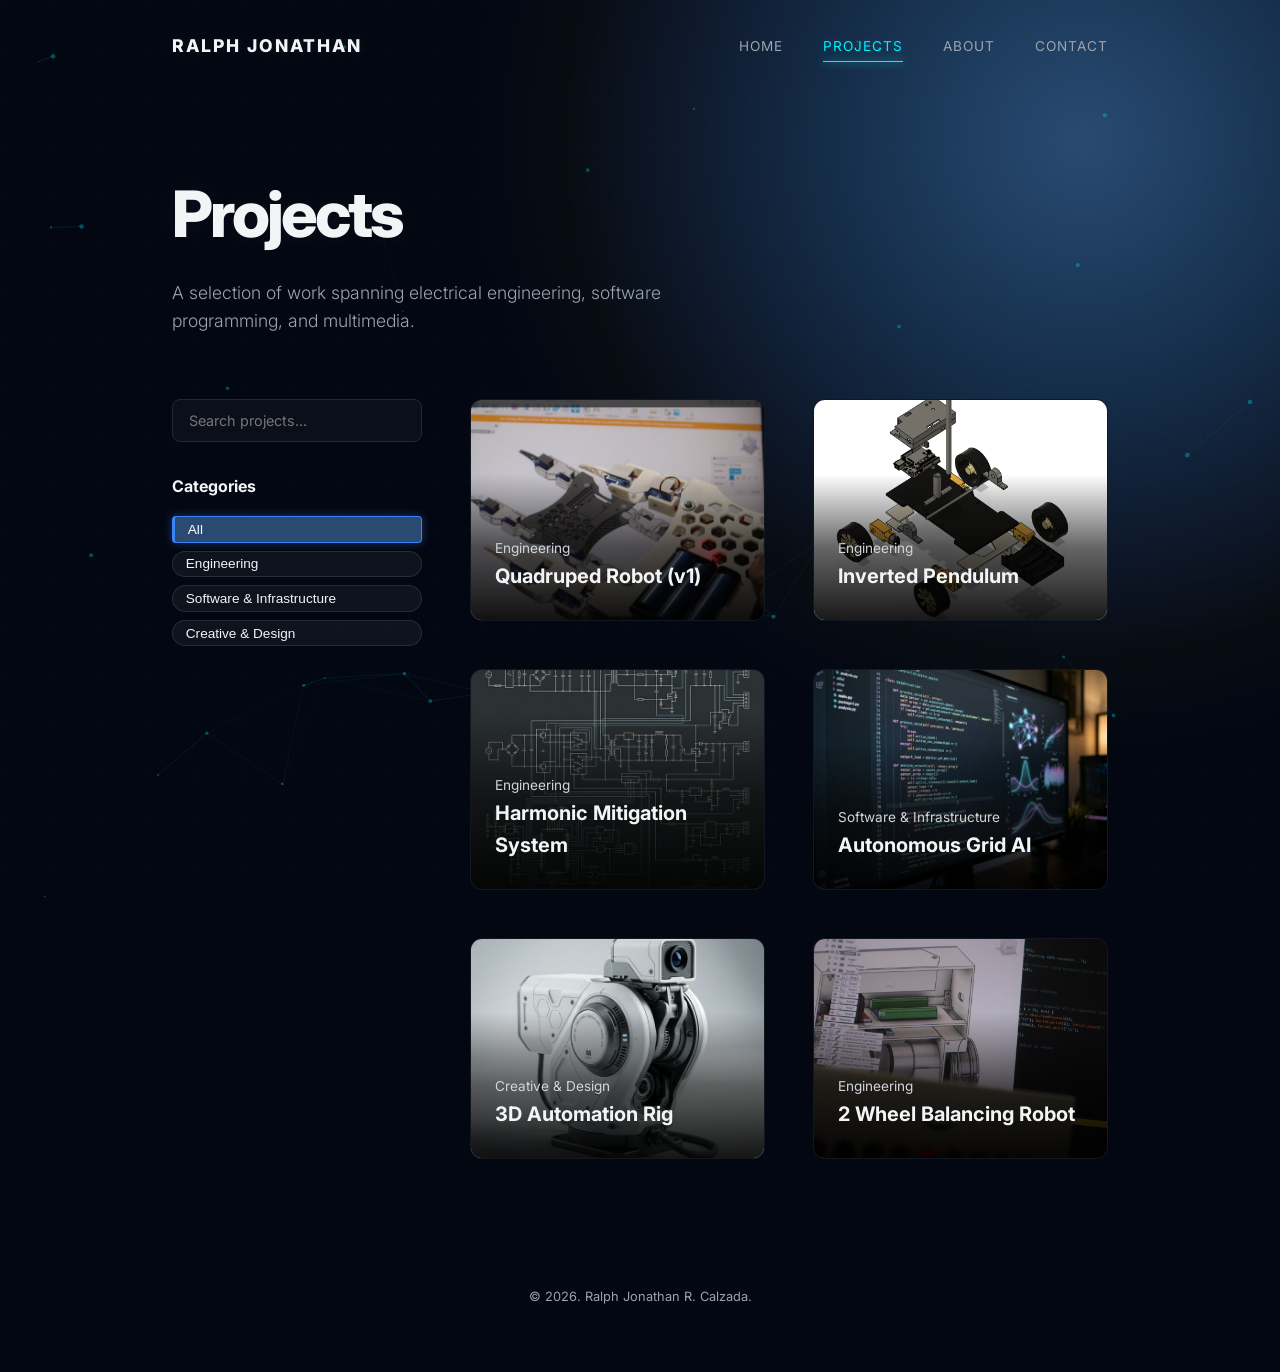
<file: projects.html>
<!DOCTYPE html>
<html lang="en">

<head>
  <meta charset="UTF-8">
  <meta name="viewport" content="width=device-width, initial-scale=1.0">
  <title>Projects | Ralph Jonathan R. Calzada</title>
  <link rel="stylesheet" href="style.css">
</head>

<body>
  <canvas id="bg-canvas"></canvas>

  <nav>
    <div class="container">
      <a href="index.html" class="logo">RALPH JONATHAN</a>
      <button class="nav-toggle" aria-label="Toggle Navigation">
        <span class="bar"></span>
        <span class="bar"></span>
        <span class="bar"></span>
      </button>
      <ul>
        <li><a href="index.html">Home</a></li>
        <li><a href="projects.html" class="active">Projects</a></li>
        <li><a href="about.html">About</a></li>
        <li><a href="contact.html">Contact</a></li>
      </ul>
    </div>
  </nav>

  <section class="container fade-in-section" style="padding-top: 4rem;">
    <h1>Projects</h1>
    <p class="sub-headline">A selection of work spanning electrical engineering, software programming, and multimedia.
    </p>

    <div class="projects-layout" style="margin-top: 4rem;">
      <!-- Sidebar / Filters -->
      <aside class="projects-sidebar">
        <div class="search-box">
          <input type="text" id="project-search" placeholder="Search projects...">
        </div>
        
        <div class="filter-group">
          <h3>Categories</h3>
          <div class="filter-chips-container" id="category-filters">
            <button class="chip filter-chip active" data-filter="All">All</button>
            <button class="chip filter-chip" data-filter="Engineering">Engineering</button>
            <button class="chip filter-chip" data-filter="Software & Infrastructure">Software & Infrastructure</button>
            <button class="chip filter-chip" data-filter="Creative & Design">Creative & Design</button>
          </div>
        </div>
      </aside>

      <!-- Main Grid -->
      <main class="projects-main">
        <div id="projects-grid" class="grid" style="margin-top: 0;">
          <!-- Projects will be dynamically injected here -->
        </div>
        <div id="no-results" style="display: none; padding: 2rem 0; color: var(--text-dim);">
          No projects found matching your criteria.
        </div>
      </main>
    </div>
  </section>

  <footer>
    <div class="container">
      <p>&copy; 2026. Ralph Jonathan R. Calzada.</p>
    </div>
  </footer>

  <script src="projects-data.js"></script>
  <script src="projects-render.js"></script>
  <script src="main.js"></script>
</body>

</html>
</file>
<file: style.css>
@import url('https://fonts.googleapis.com/css2?family=Inter:wght@300;400;500;600;700;800&family=Playfair+Display:ital,wght@0,400;0,700;1,400;1,700&display=swap');

:root {
  /* Single locked theme (does not follow system light/dark) */
  --bg-primary: #030712;
  --bg-secondary: #0b0f19;
  --text-main: #f3f4f6;
  --text-dim: #9ca3af;
  --accent: #00f0ff; /* Electric Cyan */
  --accent-glow: rgba(0, 240, 255, 0.2);
  --accent-secondary: #3b82f6; /* Technical Blue */
  --cyber-green: #10b981; /* Neon Green for status indicators */
  --border-color: #1f2937;
  --border-hover: #374151;

  /* Soft grid + grain (grain sits under radial in body) */
  --bg-grid-line: rgba(0, 240, 255, 0.008);
  --bg-grid-cell: 48px;
  --bg-grain-size: 160px 160px;
  --bg-grain: url("data:image/svg+xml,%3Csvg xmlns='http://www.w3.org/2000/svg' width='100' height='100'%3E%3Cfilter id='n'%3E%3CfeTurbulence type='fractalNoise' baseFrequency='0.65' numOctaves='3' stitchTiles='stitch'/%3E%3C/filter%3E%3Crect width='100%25' height='100%25' filter='url(%23n)' opacity='0.15'/%3E%3C/svg%3E");

  /* Fonts */
  --font-main: 'Inter', sans-serif;
  --font-serif: 'Playfair Display', serif;

  /* Transitions */
  --transition-fast: all 0.25s cubic-bezier(0.16, 1, 0.3, 1);
  --transition-slow: all 0.6s cubic-bezier(0.16, 1, 0.3, 1);
}

html {
  color-scheme: dark;
}

* {
  margin: 0;
  padding: 0;
  box-sizing: border-box;
}

/*
 * Background order: first image = top layer. Grain must sit *under* the blue
 * radial or the noise texture visually cancels the tint.
 */
body {
  background-color: var(--bg-primary);
  background-image:
    linear-gradient(var(--bg-grid-line) 1px, transparent 1px),
    linear-gradient(90deg, var(--bg-grid-line) 1px, transparent 1px),
    radial-gradient(
      circle var(--glow-size, 600px) at var(--glow-x, 85%) var(--glow-y, 15%),
      #2a4a72 0%,
      #1e3d5f 20%,
      #142a45 45%,
      #0d1627 70%,
      #080c12 85%,
      var(--bg-primary) 100%
    ),
    var(--bg-grain);
  background-attachment: fixed, fixed, fixed, fixed;
  background-size:
    var(--bg-grid-cell) var(--bg-grid-cell),
    var(--bg-grid-cell) var(--bg-grid-cell),
    100% 100%,
    var(--bg-grain-size);
  background-repeat: repeat, repeat, no-repeat, repeat;
  background-position: 0 0, 0 0, 0% 0%, 0 0;
  color: var(--text-main);
  font-family: var(--font-main);
  line-height: 1.6;
  overflow-x: hidden;
  -webkit-font-smoothing: antialiased;
  opacity: 0; /* For fade-in animation on load */
  animation:
    fadeInPage 1.2s cubic-bezier(0.16, 1, 0.3, 1) forwards;
}

@keyframes fadeInPage {
  from { opacity: 0; transform: translateY(10px); }
  to { opacity: 1; transform: translateY(0); }
}

@keyframes float {
  0%, 100% { transform: translateY(0); }
  50% { transform: translateY(-15px); }
}

.hero img {
  animation: float 7s ease-in-out infinite;
  box-shadow: 0 20px 60px rgba(42, 74, 114, 0.2) !important; /* Subtle glow matching background */
}



/* --- Layout --- */
.container {
  max-width: 1000px;
  margin: 0 auto;
  padding: 0 2rem;
}

nav {
  width: 100%;
  padding: 2rem 0;
  background: transparent;
  position: relative;
  z-index: 10;
}

nav .container {
  display: flex;
  justify-content: space-between;
  align-items: center;
  padding-bottom: 1.5rem;
}

.logo {
  font-weight: 800;
  font-size: 1.1rem;
  letter-spacing: 2px;
  color: var(--text-main);
  text-decoration: none;
  text-shadow: 0 0 15px rgba(255, 255, 255, 0.1);
}

nav ul {
  display: flex;
  list-style: none;
  gap: 2.5rem;
}

nav a {
  text-decoration: none;
  color: var(--text-dim);
  font-family: var(--font-main);
  font-size: 0.85rem;
  text-transform: uppercase;
  letter-spacing: 1px;
  transition: transform 0.25s cubic-bezier(0.16, 1, 0.3, 1), color 0.25s ease;
  position: relative;
  display: inline-block;
}

nav a::after {
  content: '';
  position: absolute;
  width: 0;
  height: 1.5px;
  bottom: -4px;
  left: 0;
  background-color: var(--accent);
  transition: var(--transition-fast);
}

nav a:hover, nav a.active {
  color: var(--accent);
  text-shadow: 0 0 8px var(--accent-glow);
}

nav a:hover::after, nav a.active::after {
  width: 100%;
  box-shadow: 0 0 8px var(--accent);
}

/* Mobile Nav Toggle */
.nav-toggle {
  display: none;
  flex-direction: column;
  justify-content: space-between;
  width: 24px;
  height: 16px;
  background: transparent;
  border: none;
  cursor: pointer;
  z-index: 25;
  position: relative;
  padding: 0;
}

.nav-toggle .bar {
  width: 100%;
  height: 2px;
  background-color: var(--text-main);
  transition: var(--transition-fast);
  border-radius: 1px;
}

@media (max-width: 768px) {
  .nav-toggle {
    display: flex;
  }

  nav ul {
    position: fixed;
    top: 0;
    right: -100%;
    width: 100%;
    height: 100vh;
    background: rgba(3, 7, 18, 0.98);
    backdrop-filter: blur(20px);
    flex-direction: column;
    justify-content: center;
    align-items: center;
    gap: 3rem;
    transition: right 0.5s cubic-bezier(0.16, 1, 0.3, 1);
    z-index: 15;
    padding: 0;
  }

  nav.active ul {
    right: 0;
  }

  nav.active .nav-toggle .bar:nth-child(1) {
    transform: translateY(7px) rotate(45deg);
    background-color: var(--accent);
  }
  nav.active .nav-toggle .bar:nth-child(2) {
    opacity: 0;
  }
  nav.active .nav-toggle .bar:nth-child(3) {
    transform: translateY(-7px) rotate(-45deg);
    background-color: var(--accent);
  }
}

/* --- Typography --- */
h1, h2, h3 {
  font-weight: 700;
  color: var(--text-main);
}

h1 {
  font-size: clamp(2.5rem, 5vw, 4.5rem);
  font-weight: 800;
  line-height: 1.05;
  margin-bottom: 2rem;
  letter-spacing: -3px;
  text-shadow: 0 0 30px rgba(255, 255, 255, 0.05);
}

.sub-headline {
  font-size: 1.1rem;
  color: var(--text-dim);
  max-width: 600px;
  margin-bottom: 3rem;
  font-weight: 300;
}

/* --- Buttons --- */
.btn {
  padding: 0.75rem 1.75rem;
  font-size: 0.9rem;
  text-decoration: none;
  border: none;
  border-radius: 20px;
  color: var(--text-main);
  transition: var(--transition-fast);
  display: inline-block;
  cursor: pointer;
  background: var(--bg-secondary);
  box-shadow: 0 4px 10px rgba(0, 0, 0, 0.1);
}

.btn:hover {
  background: var(--text-main);
  color: var(--bg-primary);
  transform: translateY(-2px);
  box-shadow: 0 10px 30px rgba(255, 255, 255, 0.15);
}

/* --- Sections --- */
section {
  padding: 6rem 0;
}

.fade-in-section {
  opacity: 0;
  transform: translateY(30px);
  transition: opacity 1.2s cubic-bezier(0.16, 1, 0.3, 1), transform 1.2s cubic-bezier(0.16, 1, 0.3, 1);
  will-change: opacity, transform;
}

.fade-in-section.is-visible {
  opacity: 1;
  transform: none;
}

/* --- Home Layout --- */
.hero {
  min-height: 70vh;
  display: flex;
  align-items: center;
}

.hero-wrapper {
  display: flex;
  align-items: center;
  justify-content: space-between;
  flex-wrap: wrap-reverse;
  gap: 4rem;
  width: 100%;
}

.hero-text {
  flex: 1.2;
  min-width: 280px;
}

.hero-image-container {
  flex: 0.8;
  display: flex;
  justify-content: flex-end;
  align-items: center;
  min-width: 250px;
}

@media (max-width: 768px) {
  .hero-wrapper {
    gap: 3rem;
    padding: 2rem 0;
    text-align: center;
  }
  .hero-image-container {
    justify-content: center;
    width: 100%;
  }
  .hero-text {
    width: 100%;
    display: flex;
    flex-direction: column;
    align-items: center;
  }
  .hero-text .sub-headline {
    margin-left: auto;
    margin-right: auto;
  }
  .hero-text .hero-btns {
    justify-content: center;
  }
}

/* --- Projects & Grids --- */
.grid {
  display: grid;
  grid-template-columns: repeat(auto-fill, minmax(min(100%, 280px), 1fr));
  gap: 3rem;
  margin-top: 3rem;
}

.card {
  text-decoration: none;
  display: block;
  position: relative;
  border-radius: 12px;
  overflow: hidden;
  aspect-ratio: 4/3;
  background: var(--bg-secondary);
  transition: var(--transition-slow);
  border: 1px solid rgba(255, 255, 255, 0.03);
}

.card:hover {
  border-color: rgba(255, 255, 255, 0.1);
  box-shadow: 0 15px 40px rgba(0, 0, 0, 0.2), 0 0 20px rgba(255, 255, 255, 0.03);
  transform: translateY(-8px);
}

.card img {
  width: 100%;
  height: 100%;
  object-fit: cover;
  display: block;
  transition: transform 0.5s ease;
}

.card-caption {
  position: absolute;
  bottom: 0;
  left: 0;
  width: 100%;
  padding: 4rem 1.5rem 1.5rem;
  background: linear-gradient(to top, rgba(0,0,0,0.9) 0%, rgba(0,0,0,0.6) 50%, transparent 100%);
  color: #fff;
  transition: all 0.5s cubic-bezier(0.16, 1, 0.3, 1);
  display: flex;
  flex-direction: column;
  justify-content: flex-end;
}

.card-details {
  font-size: 0.8rem;
  color: rgba(255, 255, 255, 0.7);
  opacity: 0;
  max-height: 0;
  overflow: hidden;
  transition: all 0.5s cubic-bezier(0.16, 1, 0.3, 1);
  line-height: 1.5;
  margin-top: 0;
}

.card-subtitle {
  transition: transform 0.4s ease;
}

.card:hover .card-details {
  opacity: 1;
  max-height: 150px;
  margin-top: 0.75rem;
}

.card:hover .card-caption {
  background: linear-gradient(to top, rgba(0,0,0,0.85) 20%, transparent 100%);
  padding-bottom: 2.5rem;
}

.card:hover h3, .card:hover .card-subtitle {
  transform: translateY(-5px);
}

.card-caption h3 {
  font-size: 1.25rem;
  margin-bottom: 0.25rem;
  transition: transform 0.3s ease;
  transform-origin: bottom left;
}

.card-subtitle {
  color: #d1d5db;
  font-size: 0.85rem;
  transition: transform 0.3s ease;
  transform-origin: bottom left;
}

.card:hover img {
  transform: scale(1.05);
}

.card:hover .card-caption h3 {
  transform: scale(1.05);
}

/* --- Timeline/About --- */
.timeline-container {
  position: relative;
  padding-bottom: 2rem;
}

.timeline-line {
  position: absolute;
  top: 0;
  bottom: 0;
  left: 6px;
  width: 2px;
  background: var(--border-color);
  z-index: 0;
}

.timeline-progress {
  position: absolute;
  top: 0;
  left: 6px;
  width: 2px;
  height: 0%; /* updated by JS */
  background: var(--accent);
  box-shadow: 0 0 10px var(--accent);
  z-index: 1;
  transition: height 0.1s ease-out;
}

.timeline-item {
  margin-bottom: 3rem;
  padding-left: 2.5rem;
  position: relative;
  z-index: 2;
  
  /* Staggered fade-in-up animation properties - slower, luxury cubic ease-out */
  opacity: 0;
  transform: translateY(35px);
  transition: opacity 1.8s cubic-bezier(0.25, 1, 0.5, 1), 
              transform 1.8s cubic-bezier(0.25, 1, 0.5, 1);
}

/* Trigger animation when timeline item itself becomes visible */
.timeline-item.is-visible {
  opacity: 1;
  transform: translateY(0);
}



.timeline-item::before {
  content: '';
  position: absolute;
  left: 7px; /* exact center of the 2px line at left: 6px */
  top: 0.35rem;
  width: 10px;
  height: 10px;
  border-radius: 50%;
  background: var(--bg-primary);
  border: 2px solid var(--accent);
  box-shadow: 0 0 8px var(--accent-glow);
  transform: translateX(-50%);
  transition: var(--transition-fast);
}

.timeline-item:hover::before,
.timeline-item.active::before {
  background-color: var(--accent);
  border-color: var(--accent);
  transform: translateX(-50%) scale(1.2);
  box-shadow: 0 0 12px var(--accent);
}

.timeline-date {
  font-family: var(--font-main);
  font-size: 0.8rem;
  color: var(--accent);
  letter-spacing: 1px;
  margin-bottom: 0.5rem;
  display: block;
}

.timeline-title {
  font-size: 1.25rem;
  margin-bottom: 0.5rem;
  font-weight: 600;
}

.timeline-link {
  display: inline-flex;
  align-items: center;
  gap: 0.35rem;
  color: var(--accent);
  text-decoration: none;
  font-size: 0.8rem;
  font-weight: 600;
  text-transform: uppercase;
  letter-spacing: 0.5px;
  margin-top: 0.5rem;
  transition: var(--transition-fast);
  position: relative;
}

.timeline-link::after {
  content: '→';
  transition: transform 0.2s cubic-bezier(0.16, 1, 0.3, 1);
}

.timeline-link:hover {
  color: var(--text-main);
  text-shadow: 0 0 8px var(--accent-glow);
}

.timeline-link:hover::after {
  transform: translateX(4px);
}

/* --- Footer --- */
footer {
  padding: 4rem 0;
  text-align: center;
  margin-top: 4rem;
}

footer p {
  font-size: 0.8rem;
  color: var(--text-dim);
}

/* --- Canvas Background --- */
#bg-canvas {
  position: fixed;
  top: 0;
  left: 0;
  width: 100vw;
  height: 100vh;
  z-index: -1;
  pointer-events: none;
  opacity: 1; 
}

/* --- Skills Bar Graph --- */
.skills-wrapper {
  max-width: 800px;
  display: flex;
  flex-direction: column;
  gap: 2rem;
}

.skill-item {
  width: 100%;
}

.skill-label {
  display: flex;
  justify-content: space-between;
  align-items: flex-end;
  margin-bottom: 0.6rem;
  font-family: var(--font-main);
  font-size: 0.85rem;
  letter-spacing: 0.5px;
}

.skill-bar-bg {
  width: 100%;
  height: 6px;
  background-color: rgba(31, 41, 55, 0.4);
  border: 1px solid var(--border-color);
  border-radius: 3px;
  overflow: hidden;
  position: relative;
}

.skill-bar-fill {
  height: 100%;
  width: 0; /* Animated via JS */
  background: linear-gradient(90deg, var(--accent-secondary) 0%, var(--accent) 100%);
  border-radius: 3px;
  transition: width 1.5s cubic-bezier(0.16, 1, 0.3, 1);
  box-shadow: 0 0 10px var(--accent-glow);
}

/* --- Carousel --- */
.carousel-container {
  width: 100%;
  position: relative;
}

.carousel-track {
  display: flex;
  gap: 2rem;
  overflow-x: auto;
  scroll-snap-type: x mandatory;
  scroll-behavior: smooth;
  -ms-overflow-style: none; /* IE and Edge */
  scrollbar-width: none; /* Firefox */
  padding-bottom: 2rem; /* Give shadow room to breathe */
}

.carousel-track::-webkit-scrollbar {
  display: none;
}

.carousel-item {
  min-width: 260px;
  flex: 0 0 calc(50% - 1rem);
  scroll-snap-align: start;
  border-radius: 12px;
  overflow: hidden;
  position: relative;
  text-decoration: none;
  box-shadow: 0 8px 24px rgba(0, 0, 0, 0.04);
  background: var(--bg-secondary);
  transition: transform 0.3s ease;
}

@media (max-width: 768px) {
  .carousel-item {
    flex: 0 0 100%;
    min-width: 0;
  }
}

.carousel-item:hover {
  transform: translateY(-8px);
  box-shadow: 0 15px 40px rgba(0, 0, 0, 0.2), 0 0 20px rgba(255, 255, 255, 0.05);
  border-color: rgba(255, 255, 255, 0.1);
}

.carousel-item img {
  width: 100%;
  aspect-ratio: 16/9;
  object-fit: cover;
  display: block;
  transition: transform 0.5s ease;
}

.carousel-caption {
  position: absolute;
  bottom: 0;
  left: 0;
  width: 100%;
  padding: 3rem 1.5rem 1.5rem;
  background: linear-gradient(to top, rgba(0,0,0,0.8) 0%, transparent 100%);
  color: #fff;
}

.carousel-caption h3 {
  font-size: 1.1rem;
  margin-bottom: 0.25rem;
  transition: transform 0.3s ease;
  transform-origin: bottom left;
}

.carousel-caption p {
  color: #d1d5db;
  font-size: 0.85rem;
  margin: 0;
}

.carousel-item:hover img {
  transform: scale(1.05);
}

.carousel-item:hover .carousel-caption h3 {
  transform: scale(1.05);
}

/* --- Projects Page Rework --- */
.projects-layout {
  display: flex;
  gap: 3rem;
  align-items: flex-start;
}

.projects-sidebar {
  flex: 0 0 250px;
  position: sticky;
  top: 6rem;
}

.projects-main {
  flex: 1;
}

.search-box {
  margin-bottom: 2rem;
}

#project-search {
  width: 100%;
  padding: 0.75rem 1rem;
  border-radius: 8px;
  background: var(--bg-secondary);
  border: 1px solid var(--border-color);
  color: var(--text-main);
  font-family: var(--font-main);
  font-size: 0.9rem;
  transition: var(--transition-fast);
}

#project-search:focus {
  outline: none;
  border-color: var(--accent);
  box-shadow: 0 0 10px var(--accent-glow);
}

.filter-group h3 {
  font-size: 1rem;
  margin-bottom: 1rem;
  color: var(--text-main);
}

.filter-chips-container {
  display: flex;
  flex-direction: column;
  gap: 0.5rem;
}

.filter-chip {
  text-align: left;
  justify-content: flex-start;
  padding: 0.5rem 1rem;
  background: transparent;
  border-color: transparent;
}

.filter-chip:hover {
  background: rgba(255, 255, 255, 0.05);
}

.filter-chip.active {
  background: var(--bg-secondary);
  border-color: var(--border-color);
  color: var(--accent);
  box-shadow: none;
  border-left: 3px solid var(--accent);
  border-radius: 4px;
}

@media (max-width: 768px) {
  .projects-layout {
    flex-direction: column;
    gap: 2rem;
  }
  
  .projects-sidebar {
    position: static;
    flex: none;
    width: 100%;
  }

  .filter-chips-container {
    flex-direction: row;
    flex-wrap: wrap;
  }
  
  .filter-chip.active {
    border-left: 1px solid var(--border-color);
    border-bottom: 3px solid var(--accent);
  }
}

/* --- Filter Page & Chips --- */
.chip {
  display: inline-block;
  background: rgba(255,255,255,0.05);
  padding: 0.3rem 0.8rem;
  border-radius: 20px;
  font-size: 0.85rem;
  border: 1px solid rgba(255,255,255,0.1);
  color: var(--text-main);
  text-decoration: none;
  transition: var(--transition-fast);
  cursor: pointer;
}

.chip:hover {
  background: rgba(255,255,255,0.15);
  transform: translateY(-2px);
}

.chip.active {
  background: #2a4a72;
  border-color: #3b82f6;
  color: #fff;
  box-shadow: 0 0 10px rgba(59, 130, 246, 0.4);
}

/* Topic Chips: Green tinted */
.chip.chip-topic {
  background: rgba(16, 185, 129, 0.08);
  border-color: rgba(16, 185, 129, 0.2);
  color: #a7f3d0;
}
.chip.chip-topic:hover {
  background: rgba(16, 185, 129, 0.15);
  border-color: var(--cyber-green);
}
.chip.chip-topic.active {
  background: rgba(16, 185, 129, 0.3);
  border-color: var(--cyber-green);
  color: #fff;
  box-shadow: 0 0 10px rgba(16, 185, 129, 0.4);
}

/* Software Chips: Blue tinted */
.chip.chip-software {
  background: rgba(59, 130, 246, 0.08);
  border-color: rgba(59, 130, 246, 0.2);
  color: #bfdbfe;
}
.chip.chip-software:hover {
  background: rgba(59, 130, 246, 0.15);
  border-color: var(--accent-secondary);
}
.chip.chip-software.active {
  background: rgba(59, 130, 246, 0.4);
  border-color: var(--accent-secondary);
  color: #fff;
  box-shadow: 0 0 10px rgba(59, 130, 246, 0.4);
}


.filter-list {
  display: flex;
  flex-direction: column;
  gap: 2rem;
  margin-top: 3rem;
}

.filter-item {
  display: flex;
  gap: 2rem;
  background: var(--bg-secondary);
  border: 1px solid rgba(255,255,255,0.03);
  border-radius: 12px;
  padding: 1.5rem;
  transition: var(--transition-slow);
  text-decoration: none;
  color: inherit;
}

.filter-item:hover {
  border-color: rgba(255,255,255,0.1);
  transform: translateY(-5px);
  box-shadow: 0 15px 40px rgba(0,0,0,0.2);
}

.filter-img-container {
  flex: 0 0 300px;
  border-radius: 8px;
  overflow: hidden;
}

.filter-img {
  width: 100%;
  height: 100%;
  object-fit: cover;
  aspect-ratio: 4/3;
  display: block;
}

.filter-content {
  display: flex;
  flex-direction: column;
  justify-content: space-between;
  flex: 1;
}

.filter-desc {
  color: var(--text-dim);
  font-size: 0.95rem;
  margin-top: 0.5rem;
  line-height: 1.6;
}

.filter-chips {
  display: flex;
  gap: 0.5rem;
  flex-wrap: wrap;
  margin-top: 1.5rem;
}

@media (max-width: 768px) {
  .filter-item {
    flex-direction: column;
  }
  .filter-img-container {
    flex: none;
    width: 100%;
  }
}

/* --- About Page Stats Grid & Badges --- */
.about-stat-card {
  background: var(--bg-secondary);
  border: 1px solid var(--border-color);
  border-radius: 12px;
  padding: 1.25rem;
  transition: var(--transition-slow);
  position: relative;
  overflow: hidden;
}

.about-stat-card:hover {
  border-color: rgba(0, 240, 255, 0.25) !important;
  box-shadow: 0 10px 30px rgba(0, 240, 255, 0.05);
  transform: translateY(-4px);
}

.stat-value {
  font-size: 1.6rem;
  font-weight: 800;
  display: block;
  margin-bottom: 0.25rem;
  letter-spacing: -0.5px;
}

.text-glow-cyan {
  background: linear-gradient(135deg, var(--accent) 0%, var(--accent-secondary) 100%);
  -webkit-background-clip: text;
  -webkit-text-fill-color: transparent;
}

.text-glow-emerald {
  background: linear-gradient(135deg, var(--accent) 0%, var(--cyber-green) 100%);
  -webkit-background-clip: text;
  -webkit-text-fill-color: transparent;
}

.stat-label {
  font-size: 0.85rem;
  font-weight: 600;
  color: var(--text-main);
  display: block;
}

.stat-sub {
  font-size: 0.72rem;
  color: var(--text-dim);
  display: block;
  margin-top: 0.15rem;
}

.specialty-badge {
  display: inline-block;
  padding: 0.35rem 0.85rem;
  border-radius: 20px;
  font-size: 0.8rem;
  font-weight: 500;
  border: 1px solid rgba(255, 255, 255, 0.05);
  transition: var(--transition-fast);
}

.specialty-badge:hover {
  transform: translateY(-2px);
}

/* Software specialty glassmorphism: cyan/blue glow */
.badge-software {
  background: rgba(0, 240, 255, 0.04);
  border-color: rgba(0, 240, 255, 0.15);
  color: #cffafe;
}

.badge-software:hover {
  background: rgba(0, 240, 255, 0.1);
  border-color: var(--accent);
  box-shadow: 0 0 10px rgba(0, 240, 255, 0.3);
}

/* Hardware specialty glassmorphism: emerald glow */
.badge-hardware {
  background: rgba(16, 185, 129, 0.04);
  border-color: rgba(16, 185, 129, 0.15);
  color: #d1fae5;
}

.badge-hardware:hover {
  background: rgba(16, 185, 129, 0.1);
  border-color: var(--cyber-green);
  box-shadow: 0 0 10px rgba(16, 185, 129, 0.3);
}

/* Systems specialty glassmorphism: purple glow */
.badge-system {
  background: rgba(168, 85, 247, 0.04);
  border-color: rgba(168, 85, 247, 0.15);
  color: #f3e8ff;
}

.badge-system:hover {
  background: rgba(168, 85, 247, 0.1);
  border-color: #a855f7;
  box-shadow: 0 0 10px rgba(168, 85, 247, 0.3);
}
</file>
